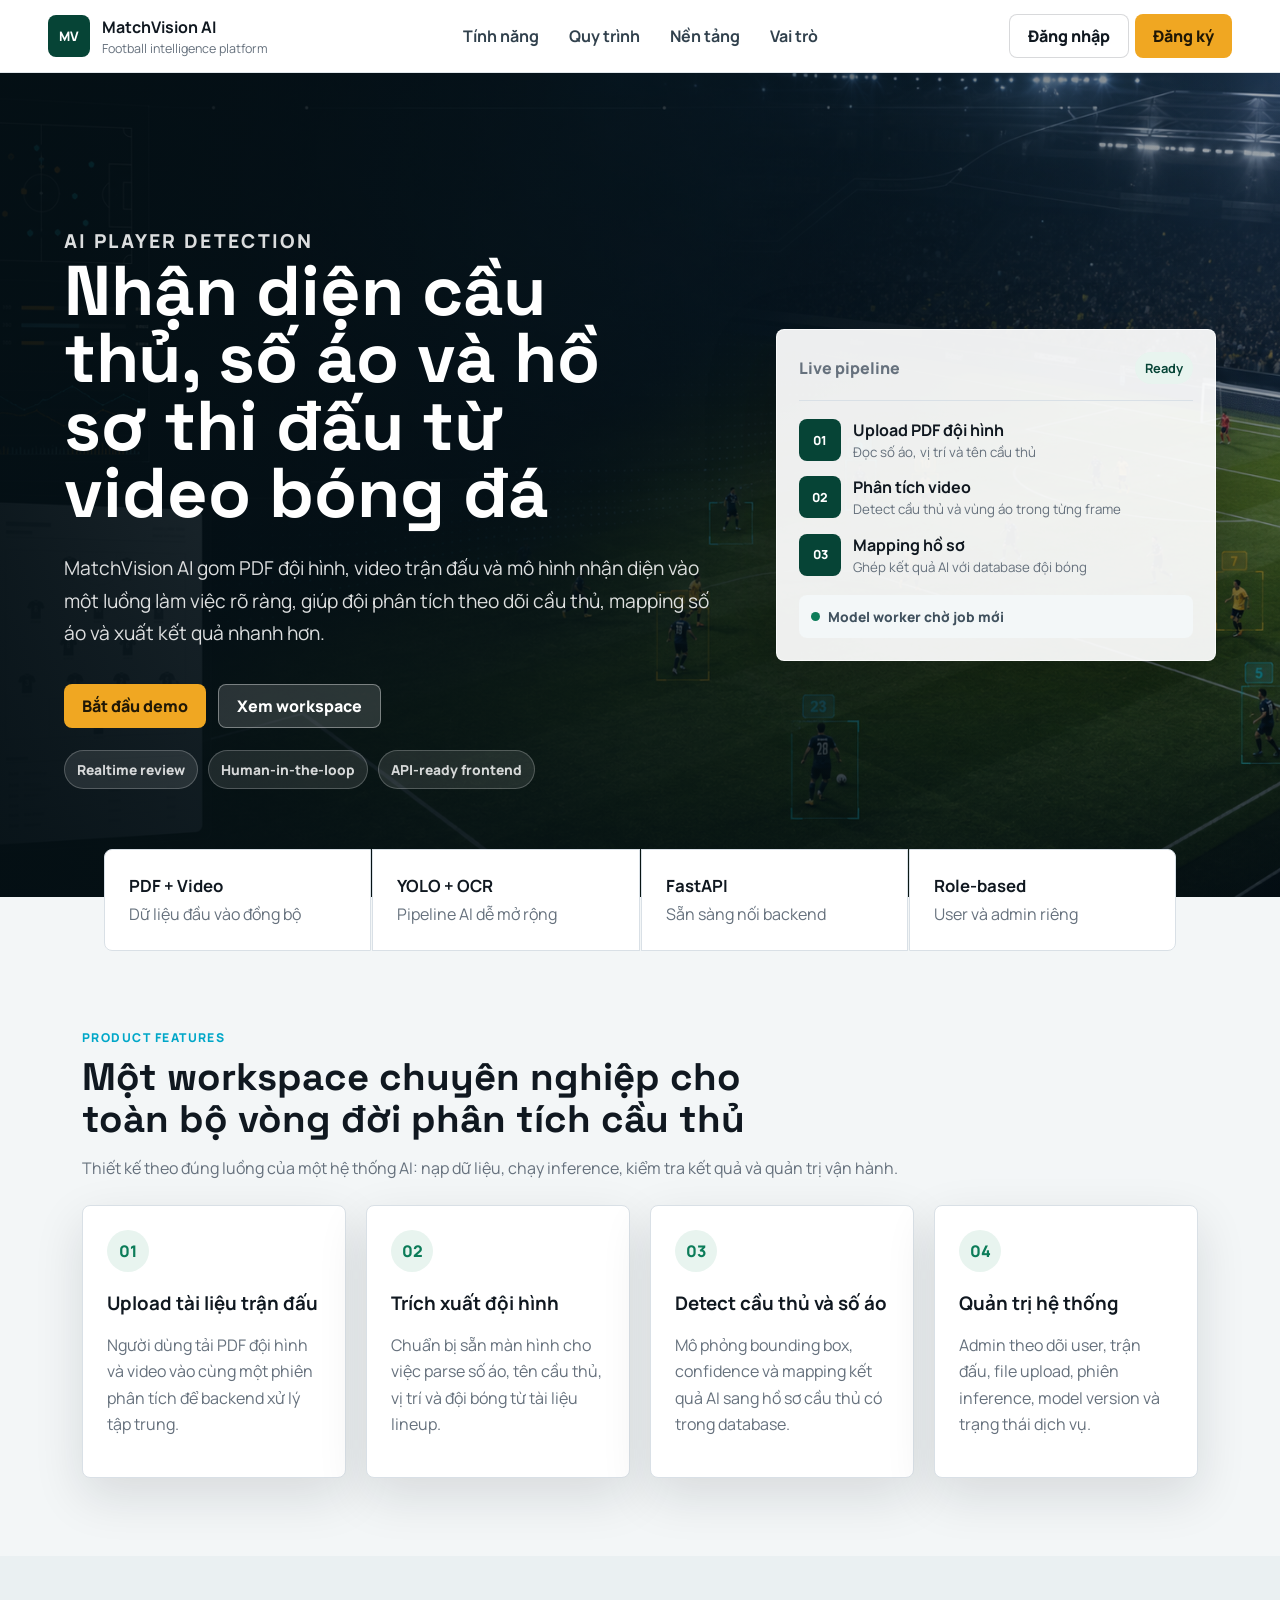
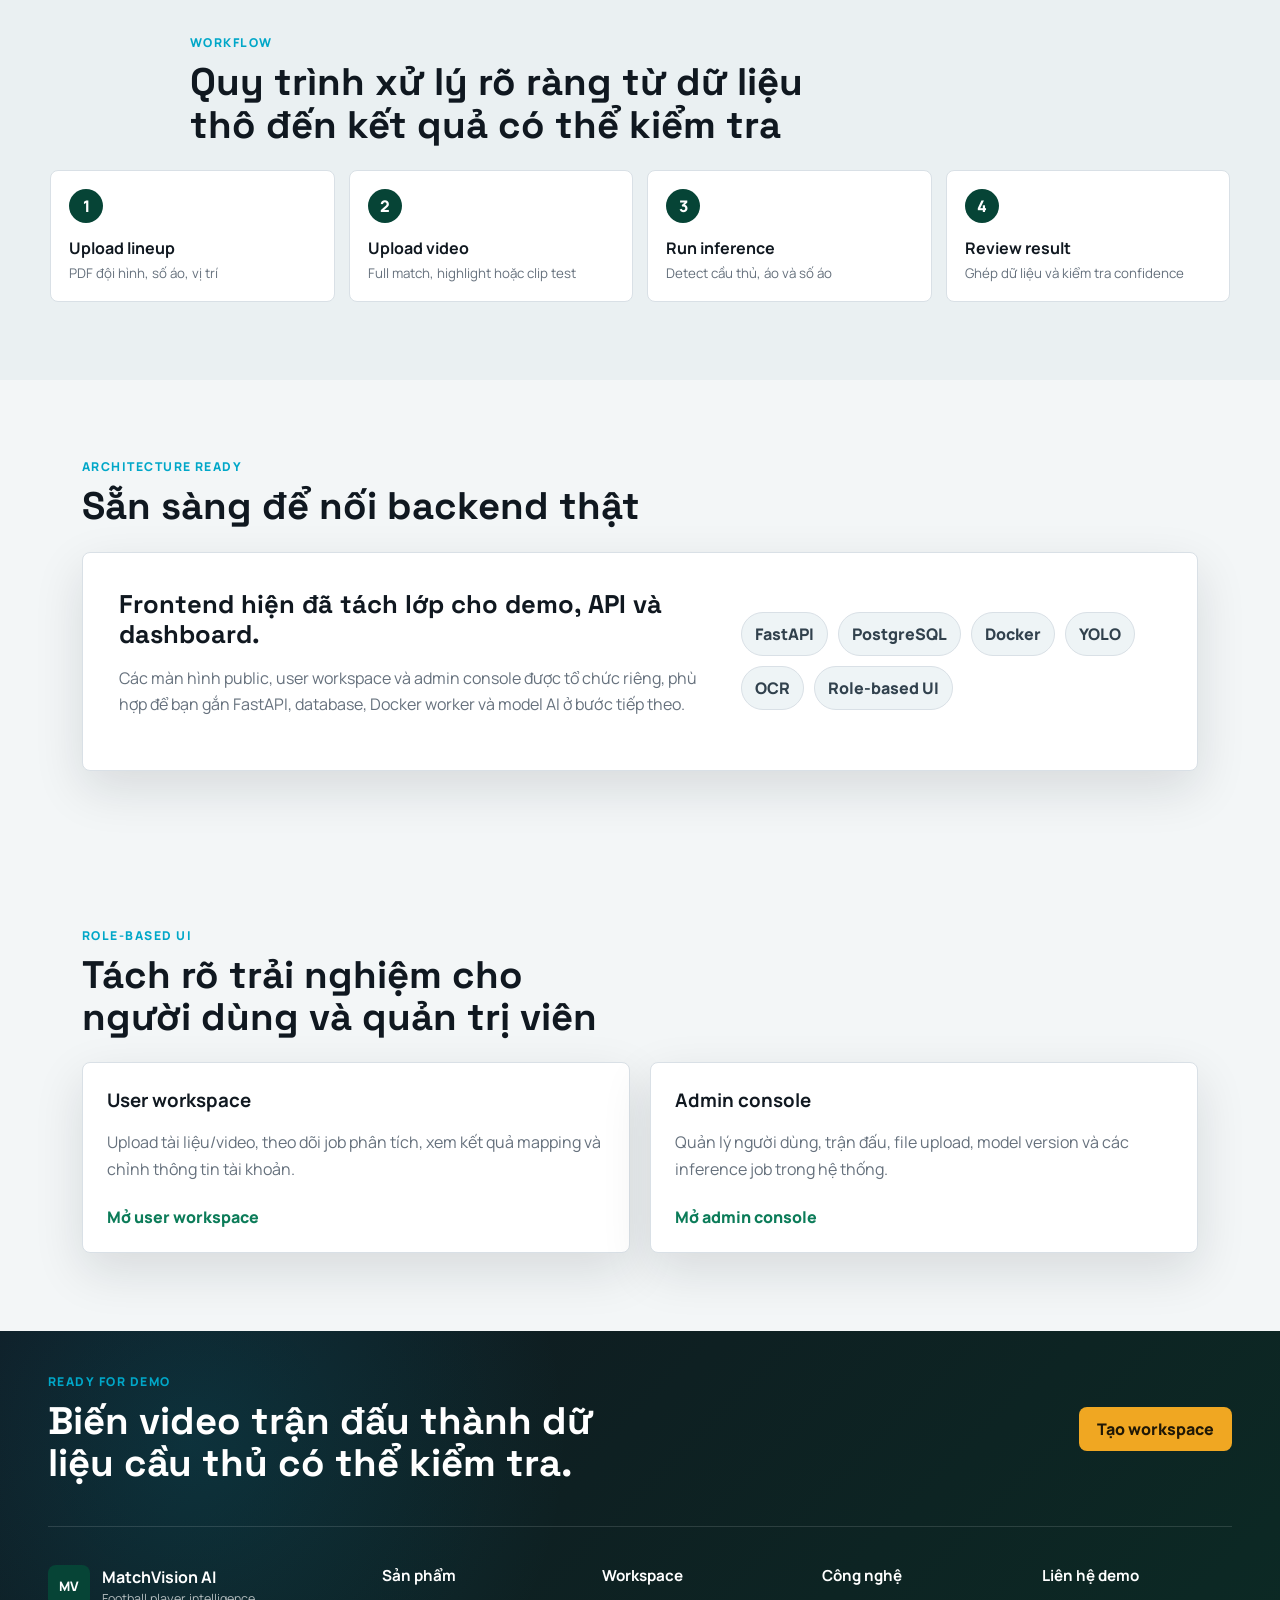
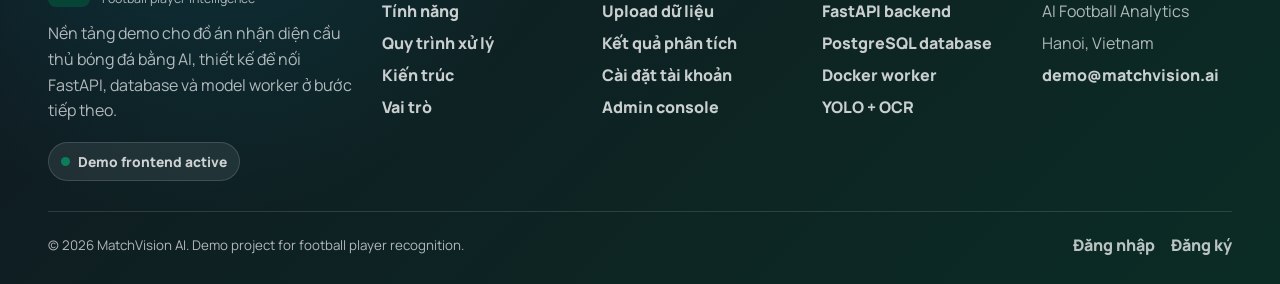
<file: frontend/html/index.html>
<!doctype html>
<html lang="vi">
  <head>
    <meta charset="utf-8" />
    <meta name="viewport" content="width=device-width, initial-scale=1" />
    <title>MatchVision AI - Nền tảng nhận diện cầu thủ bóng đá</title>
    <link rel="preconnect" href="https://fonts.googleapis.com" />
    <link rel="preconnect" href="https://fonts.gstatic.com" crossorigin />
    <link href="https://fonts.googleapis.com/css2?family=Manrope:wght@400;500;600;700;800&family=Space+Grotesk:wght@500;600;700&display=swap" rel="stylesheet" />
    <link rel="stylesheet" href="../css/common.css" />
    <link rel="stylesheet" href="../css/landing.css" />
  </head>
  <body>
    <header class="site-header">
      <a class="brand" href="index.html" aria-label="MatchVision AI">
        <span class="brand-mark">MV</span>
        <span>
          <strong>MatchVision AI</strong>
          <small>Football intelligence platform</small>
        </span>
      </a>
      <nav class="site-nav" aria-label="Điều hướng chính">
        <a href="#features">Tính năng</a>
        <a href="#workflow">Quy trình</a>
        <a href="#platform">Nền tảng</a>
        <a href="#roles">Vai trò</a>
      </nav>
      <div class="header-actions">
        <a class="nav-button ghost" href="login.html">Đăng nhập</a>
        <a class="nav-button solid" href="register.html">Đăng ký</a>
      </div>
    </header>

    <main>
      <section class="landing-hero">
        <img src="../assets/football-ai-hero.png" alt="Hệ thống AI phân tích cầu thủ trên sân bóng" />
        <div class="hero-shade"></div>
        <div class="hero-content">
          <div class="landing-copy">
            <p class="eyebrow">AI Player Detection</p>
            <h1>Nhận diện cầu thủ, số áo và hồ sơ thi đấu từ video bóng đá</h1>
            <p>
              MatchVision AI gom PDF đội hình, video trận đấu và mô hình nhận diện vào một luồng làm việc rõ ràng,
              giúp đội phân tích theo dõi cầu thủ, mapping số áo và xuất kết quả nhanh hơn.
            </p>
            <div class="hero-actions">
              <a class="primary-action" href="register.html">Bắt đầu demo</a>
              <a class="secondary-action" href="user-upload.html">Xem workspace</a>
            </div>
            <div class="hero-trust" aria-label="Điểm nổi bật">
              <span>Realtime review</span>
              <span>Human-in-the-loop</span>
              <span>API-ready frontend</span>
            </div>
          </div>

          <aside class="hero-panel" aria-label="Tóm tắt pipeline">
            <div class="hero-panel-head">
              <span>Live pipeline</span>
              <strong>Ready</strong>
            </div>
            <ol class="hero-checklist">
              <li><span>01</span><strong>Upload PDF đội hình</strong><small>Đọc số áo, vị trí và tên cầu thủ</small></li>
              <li><span>02</span><strong>Phân tích video</strong><small>Detect cầu thủ và vùng áo trong từng frame</small></li>
              <li><span>03</span><strong>Mapping hồ sơ</strong><small>Ghép kết quả AI với database đội bóng</small></li>
            </ol>
            <div class="hero-signal">
              <span class="signal-dot"></span>
              <span>Model worker chờ job mới</span>
            </div>
          </aside>
        </div>
      </section>

      <section class="metric-strip" aria-label="Chỉ số sản phẩm">
        <div><strong>PDF + Video</strong><span>Dữ liệu đầu vào đồng bộ</span></div>
        <div><strong>YOLO + OCR</strong><span>Pipeline AI dễ mở rộng</span></div>
        <div><strong>FastAPI</strong><span>Sẵn sàng nối backend</span></div>
        <div><strong>Role-based</strong><span>User và admin riêng</span></div>
      </section>

      <section class="section" id="features">
        <div class="section-heading wide">
          <p class="eyebrow">Product features</p>
          <h2>Một workspace chuyên nghiệp cho toàn bộ vòng đời phân tích cầu thủ</h2>
          <p>Thiết kế theo đúng luồng của một hệ thống AI: nạp dữ liệu, chạy inference, kiểm tra kết quả và quản trị vận hành.</p>
        </div>
        <div class="feature-grid">
          <article class="feature-card">
            <span class="feature-icon">01</span>
            <h3>Upload tài liệu trận đấu</h3>
            <p>Người dùng tải PDF đội hình và video vào cùng một phiên phân tích để backend xử lý tập trung.</p>
          </article>
          <article class="feature-card">
            <span class="feature-icon">02</span>
            <h3>Trích xuất đội hình</h3>
            <p>Chuẩn bị sẵn màn hình cho việc parse số áo, tên cầu thủ, vị trí và đội bóng từ tài liệu lineup.</p>
          </article>
          <article class="feature-card">
            <span class="feature-icon">03</span>
            <h3>Detect cầu thủ và số áo</h3>
            <p>Mô phỏng bounding box, confidence và mapping kết quả AI sang hồ sơ cầu thủ có trong database.</p>
          </article>
          <article class="feature-card">
            <span class="feature-icon">04</span>
            <h3>Quản trị hệ thống</h3>
            <p>Admin theo dõi user, trận đấu, file upload, phiên inference, model version và trạng thái dịch vụ.</p>
          </article>
        </div>
      </section>

      <section class="section band" id="workflow">
        <div class="section-heading wide">
          <p class="eyebrow">Workflow</p>
          <h2>Quy trình xử lý rõ ràng từ dữ liệu thô đến kết quả có thể kiểm tra</h2>
        </div>
        <ol class="timeline">
          <li><span>1</span><strong>Upload lineup</strong><small>PDF đội hình, số áo, vị trí</small></li>
          <li><span>2</span><strong>Upload video</strong><small>Full match, highlight hoặc clip test</small></li>
          <li><span>3</span><strong>Run inference</strong><small>Detect cầu thủ, áo và số áo</small></li>
          <li><span>4</span><strong>Review result</strong><small>Ghép dữ liệu và kiểm tra confidence</small></li>
        </ol>
      </section>

      <section class="section platform-section" id="platform">
        <div class="section-heading">
          <p class="eyebrow">Architecture ready</p>
          <h2>Sẵn sàng để nối backend thật</h2>
        </div>
        <div class="platform-layout">
          <div class="platform-copy">
            <h3>Frontend hiện đã tách lớp cho demo, API và dashboard.</h3>
            <p>
              Các màn hình public, user workspace và admin console được tổ chức riêng,
              phù hợp để bạn gắn FastAPI, database, Docker worker và model AI ở bước tiếp theo.
            </p>
          </div>
          <div class="stack-list" aria-label="Công nghệ dự kiến">
            <span>FastAPI</span>
            <span>PostgreSQL</span>
            <span>Docker</span>
            <span>YOLO</span>
            <span>OCR</span>
            <span>Role-based UI</span>
          </div>
        </div>
      </section>

      <section class="section" id="roles">
        <div class="section-heading wide">
          <p class="eyebrow">Role-based UI</p>
          <h2>Tách rõ trải nghiệm cho người dùng và quản trị viên</h2>
        </div>
        <div class="role-grid">
          <article class="role-panel">
            <h3>User workspace</h3>
            <p>Upload tài liệu/video, theo dõi job phân tích, xem kết quả mapping và chỉnh thông tin tài khoản.</p>
            <a class="inline-link" href="user-upload.html">Mở user workspace</a>
          </article>
          <article class="role-panel">
            <h3>Admin console</h3>
            <p>Quản lý người dùng, trận đấu, file upload, model version và các inference job trong hệ thống.</p>
            <a class="inline-link" href="admin-dashboard.html">Mở admin console</a>
          </article>
        </div>
      </section>
    </main>

    <footer class="site-footer" role="contentinfo">
      <div class="footer-cta">
        <div>
          <p class="eyebrow">Ready for demo</p>
          <h2>Biến video trận đấu thành dữ liệu cầu thủ có thể kiểm tra.</h2>
        </div>
        <a class="primary-action" href="register.html">Tạo workspace</a>
      </div>

      <div class="footer-main">
        <div class="footer-brand">
          <a class="brand" href="index.html" aria-label="MatchVision AI">
            <span class="brand-mark">MV</span>
            <span>
              <strong>MatchVision AI</strong>
              <small>Football player intelligence</small>
            </span>
          </a>
          <p>Nền tảng demo cho đồ án nhận diện cầu thủ bóng đá bằng AI, thiết kế để nối FastAPI, database và model worker ở bước tiếp theo.</p>
          <div class="footer-status"><span class="signal-dot"></span> Demo frontend active</div>
        </div>

        <nav class="footer-column" aria-label="Sản phẩm">
          <h3>Sản phẩm</h3>
          <a href="#features">Tính năng</a>
          <a href="#workflow">Quy trình xử lý</a>
          <a href="#platform">Kiến trúc</a>
          <a href="#roles">Vai trò</a>
        </nav>

        <nav class="footer-column" aria-label="Workspace">
          <h3>Workspace</h3>
          <a href="user-upload.html">Upload dữ liệu</a>
          <a href="user-results.html">Kết quả phân tích</a>
          <a href="user-settings.html">Cài đặt tài khoản</a>
          <a href="admin-dashboard.html">Admin console</a>
        </nav>

        <div class="footer-column">
          <h3>Công nghệ</h3>
          <a href="#platform">FastAPI backend</a>
          <a href="#platform">PostgreSQL database</a>
          <a href="#platform">Docker worker</a>
          <a href="#platform">YOLO + OCR</a>
        </div>

        <address class="footer-column footer-contact">
          <h3>Liên hệ demo</h3>
          <span>AI Football Analytics</span>
          <span>Hanoi, Vietnam</span>
          <a href="mailto:demo@matchvision.ai">demo@matchvision.ai</a>
        </address>
      </div>

      <div class="footer-bottom">
        <small>© 2026 MatchVision AI. Demo project for football player recognition.</small>
        <div>
          <a href="login.html">Đăng nhập</a>
          <a href="register.html">Đăng ký</a>
        </div>
      </div>
    </footer>
  </body>
</html>
</file>
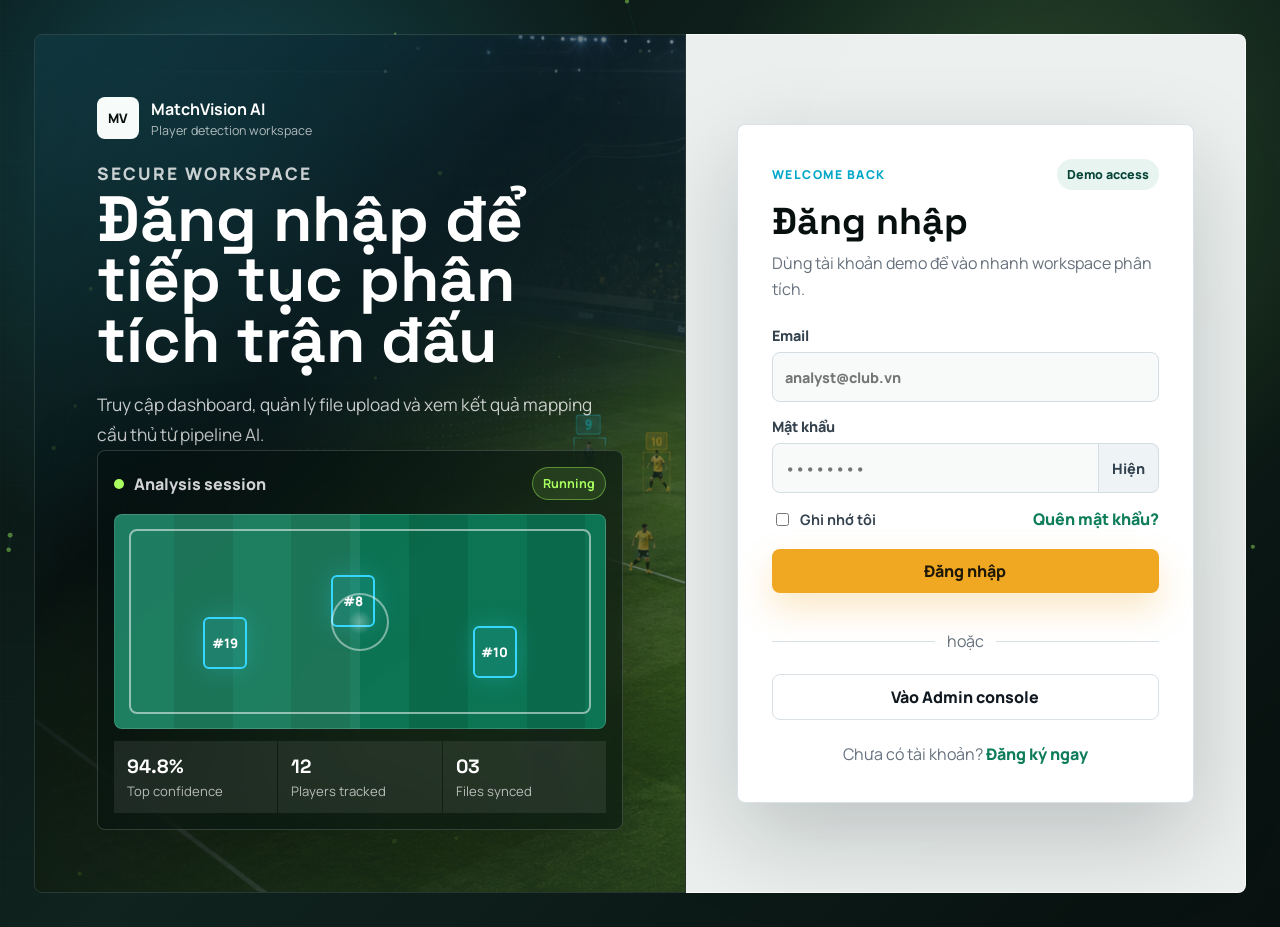
<file: frontend/html/admin-dashboard.html>
<!doctype html>
<html lang="vi">
  <head>
    <meta charset="utf-8" />
    <meta name="viewport" content="width=device-width, initial-scale=1" />
    <title>Admin Dashboard - MatchVision AI</title>
    <link rel="stylesheet" href="../css/common.css" />
    <link rel="stylesheet" href="../css/dashboard.css" />
    <link rel="stylesheet" href="../css/admin.css" />
  </head>
  <body class="dashboard-page" data-protected-role="admin">
    <aside class="sidebar admin-sidebar">
      <a class="brand" href="index.html"><span class="brand-mark">MV</span><span><strong>MatchVision</strong><small>Admin console</small></span></a>
      <nav class="side-nav">
        <a class="active" href="admin-dashboard.html">Tổng quan</a>
        <a href="admin-users.html">Quản lý user</a>
        <a href="admin-matches.html">Trận đấu & dữ liệu</a>
        <a href="admin-models.html">Model & job AI</a>
        <a href="login.html">Đăng xuất</a>
      </nav>
    </aside>
    <main class="dashboard-main">
      <header class="dashboard-header">
        <div><p class="eyebrow">Admin console</p><h1>Tổng quan hệ thống</h1></div>
        <span class="status-pill">Healthy</span>
      </header>
      <section class="stat-grid">
        <div class="stat-card"><span>Users</span><strong>128</strong><small>12 user mới tuần này</small></div>
        <div class="stat-card"><span>Analysis jobs</span><strong>342</strong><small>28 job đang chạy</small></div>
        <div class="stat-card"><span>Uploaded files</span><strong>1,904</strong><small>PDF + video</small></div>
        <div class="stat-card"><span>Model version</span><strong>v1.2</strong><small>Production</small></div>
      </section>
      <section class="result-grid">
        <div class="panel">
          <div class="section-heading compact"><p class="eyebrow">Queue</p><h2>Job gần đây</h2></div>
          <div class="table-wrap">
            <table>
              <thead><tr><th>Job</th><th>Owner</th><th>Trạng thái</th><th>Model</th></tr></thead>
              <tbody>
                <tr><td>#A-2190</td><td>analyst@club.vn</td><td><span class="badge running">Running</span></td><td>v1.2</td></tr>
                <tr><td>#A-2189</td><td>coach@team.vn</td><td><span class="badge done">Done</span></td><td>v1.2</td></tr>
                <tr><td>#A-2188</td><td>demo@student.vn</td><td><span class="badge review">Review</span></td><td>v1.1</td></tr>
              </tbody>
            </table>
          </div>
        </div>
        <div class="panel">
          <div class="section-heading compact"><p class="eyebrow">Health</p><h2>Dịch vụ backend dự kiến</h2></div>
          <ul class="health-list">
            <li><strong>FastAPI</strong><span class="badge done">Online</span></li>
            <li><strong>PostgreSQL</strong><span class="badge done">Online</span></li>
            <li><strong>Redis queue</strong><span class="badge running">Busy</span></li>
            <li><strong>AI worker</strong><span class="badge done">Online</span></li>
          </ul>
        </div>
      </section>
    </main>
    <script src="../js/auth-guard.js"></script>
  </body>
</html>
</file>
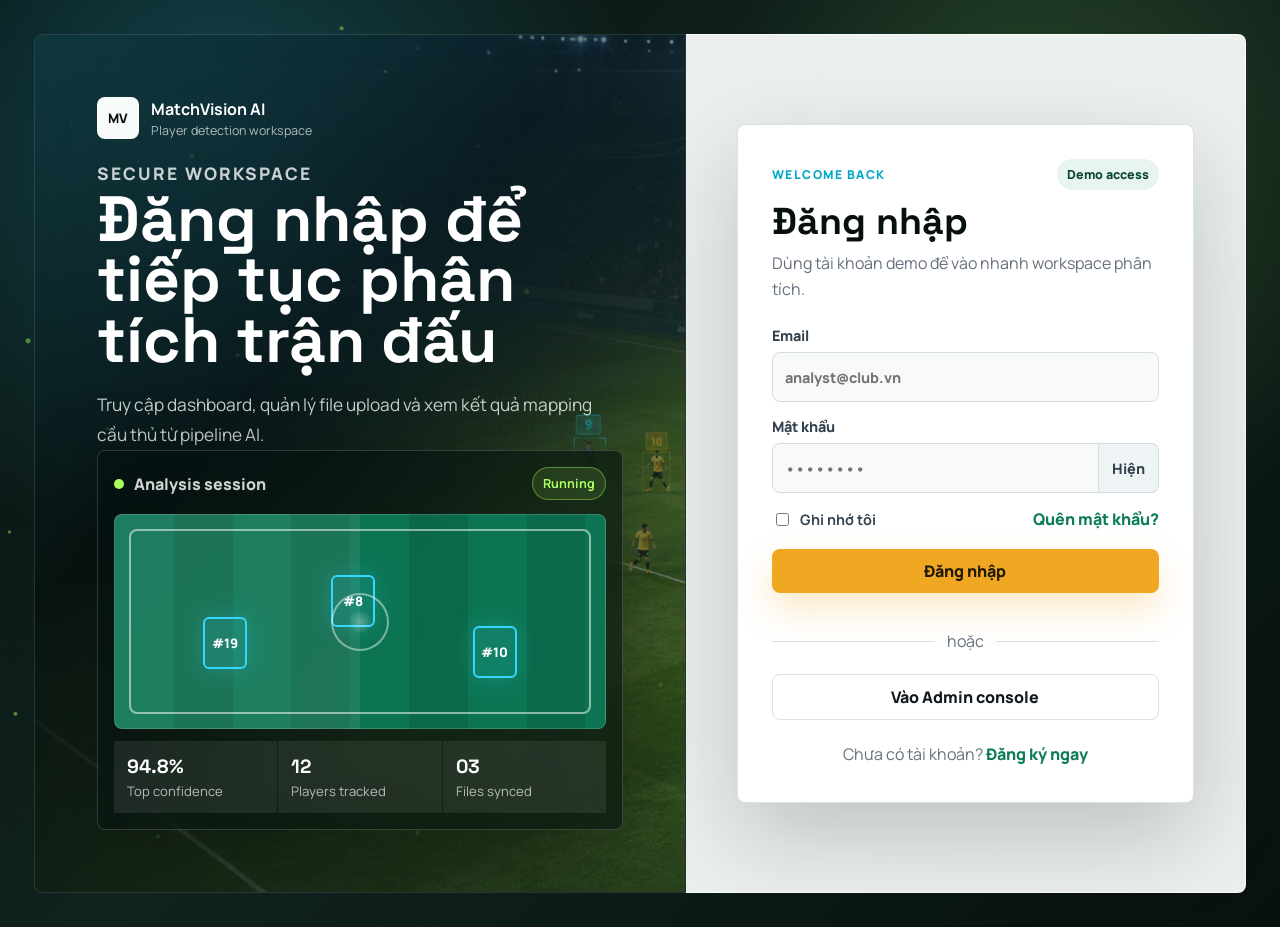
<file: frontend/html/admin-matches.html>
<!doctype html>
<html lang="vi">
  <head>
    <meta charset="utf-8" />
    <meta name="viewport" content="width=device-width, initial-scale=1" />
    <title>Trận đấu & dữ liệu - MatchVision AI</title>
    <link rel="stylesheet" href="../css/common.css" />
    <link rel="stylesheet" href="../css/dashboard.css" />
    <link rel="stylesheet" href="../css/admin.css" />
  </head>
  <body class="dashboard-page" data-protected-role="admin">
    <aside class="sidebar admin-sidebar">
      <a class="brand" href="index.html"><span class="brand-mark">MV</span><span><strong>MatchVision</strong><small>Admin console</small></span></a>
      <nav class="side-nav">
        <a href="admin-dashboard.html">Tổng quan</a>
        <a href="admin-users.html">Quản lý user</a>
        <a class="active" href="admin-matches.html">Trận đấu & dữ liệu</a>
        <a href="admin-models.html">Model & job AI</a>
        <a href="login.html">Đăng xuất</a>
      </nav>
    </aside>
    <main class="dashboard-main">
      <header class="dashboard-header">
        <div><p class="eyebrow">Data management</p><h1>Quản lý trận đấu và file upload</h1></div>
      </header>
      <section class="panel">
        <div class="table-wrap">
          <table>
            <thead><tr><th>Trận đấu</th><th>PDF</th><th>Video</th><th>Owner</th><th>Ngày tạo</th><th>Trạng thái</th></tr></thead>
            <tbody>
              <tr><td>Hanoi FC vs Saigon United</td><td>lineup.pdf</td><td>match.mp4</td><td>analyst@club.vn</td><td>26/06/2026</td><td><span class="badge done">Parsed</span></td></tr>
              <tr><td>Da Nang vs Hue</td><td>teamsheet.pdf</td><td>clip.mp4</td><td>coach@team.vn</td><td>25/06/2026</td><td><span class="badge running">Processing</span></td></tr>
              <tr><td>U21 Trial Match</td><td>lineup-u21.pdf</td><td>trial.mov</td><td>demo@student.vn</td><td>24/06/2026</td><td><span class="badge review">Need review</span></td></tr>
            </tbody>
          </table>
        </div>
      </section>
    </main>
    <script src="../js/auth-guard.js"></script>
  </body>
</html>
</file>
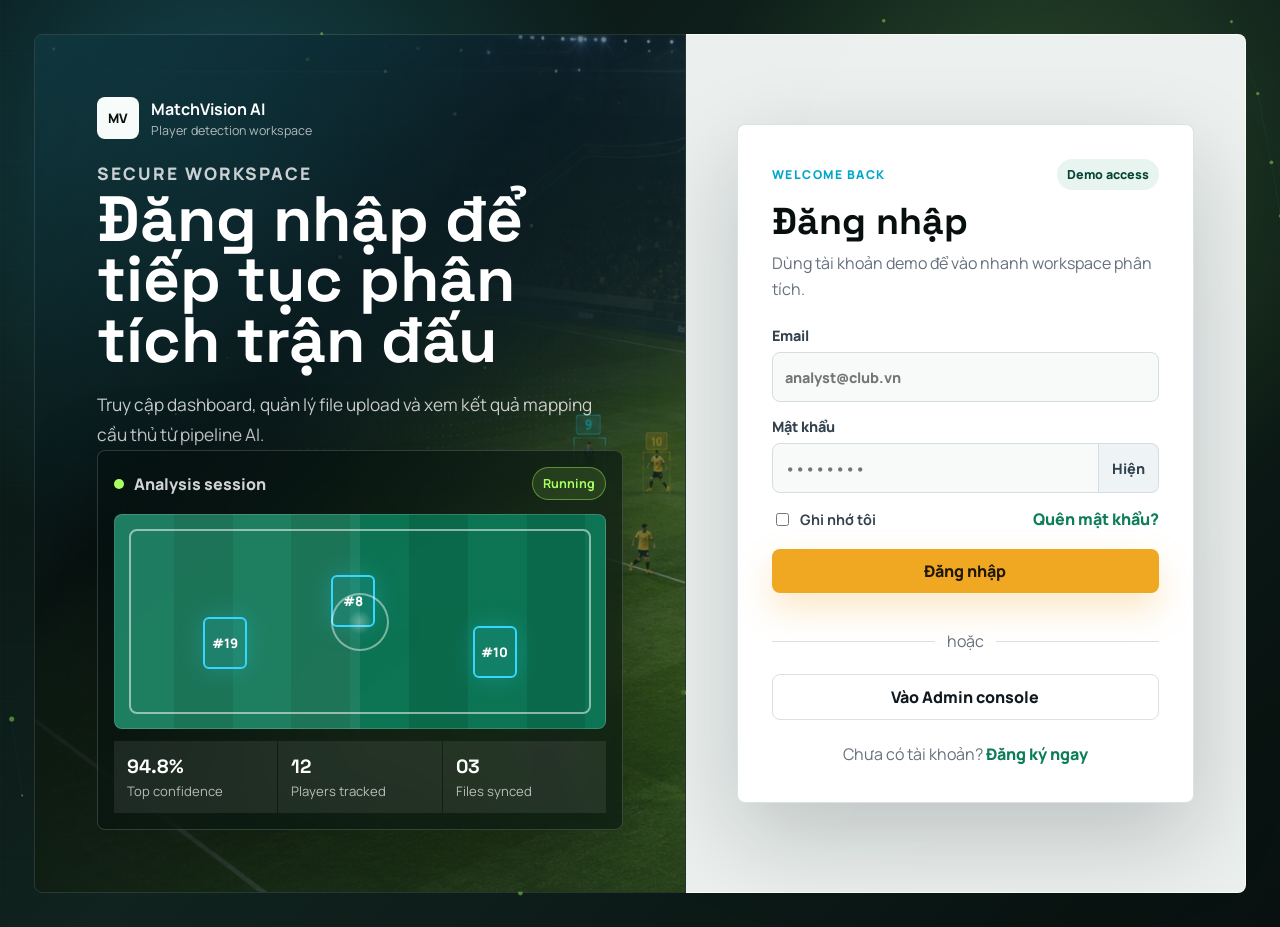
<file: frontend/html/admin-models.html>
<!doctype html>
<html lang="vi">
  <head>
    <meta charset="utf-8" />
    <meta name="viewport" content="width=device-width, initial-scale=1" />
    <title>Model & job AI - MatchVision AI</title>
    <link rel="stylesheet" href="../css/common.css" />
    <link rel="stylesheet" href="../css/dashboard.css" />
    <link rel="stylesheet" href="../css/admin.css" />
  </head>
  <body class="dashboard-page" data-protected-role="admin">
    <aside class="sidebar admin-sidebar">
      <a class="brand" href="index.html"><span class="brand-mark">MV</span><span><strong>MatchVision</strong><small>Admin console</small></span></a>
      <nav class="side-nav">
        <a href="admin-dashboard.html">Tổng quan</a>
        <a href="admin-users.html">Quản lý user</a>
        <a href="admin-matches.html">Trận đấu & dữ liệu</a>
        <a class="active" href="admin-models.html">Model & job AI</a>
        <a href="login.html">Đăng xuất</a>
      </nav>
    </aside>
    <main class="dashboard-main">
      <header class="dashboard-header">
        <div><p class="eyebrow">AI operations</p><h1>Quản lý model và inference job</h1></div>
        <button class="primary-action" type="button">Deploy model</button>
      </header>
      <section class="settings-grid">
        <div class="panel">
          <div class="section-heading compact"><p class="eyebrow">Models</p><h2>Model versions</h2></div>
          <div class="table-wrap">
            <table>
              <thead><tr><th>Model</th><th>Task</th><th>Status</th><th>mAP/Acc</th></tr></thead>
              <tbody>
                <tr><td>player-detector-v1.2</td><td>Player box</td><td><span class="badge done">Production</span></td><td>91.8%</td></tr>
                <tr><td>jersey-ocr-v0.9</td><td>Number OCR</td><td><span class="badge running">Staging</span></td><td>87.4%</td></tr>
                <tr><td>team-classifier-v0.3</td><td>Team color</td><td><span class="badge review">Review</span></td><td>82.1%</td></tr>
              </tbody>
            </table>
          </div>
        </div>
        <div class="panel">
          <div class="section-heading compact"><p class="eyebrow">Runtime</p><h2>Worker configuration</h2></div>
          <form class="job-form">
            <label>Docker image<input value="matchvision-ai-worker:1.2" /></label>
            <label>Batch size<input value="16" /></label>
            <label>Confidence threshold<input value="0.45" /></label>
            <label>OCR threshold<input value="0.60" /></label>
          </form>
          <button class="primary-action" type="button">Lưu cấu hình</button>
        </div>
      </section>
    </main>
    <script src="../js/auth-guard.js"></script>
  </body>
</html>
</file>
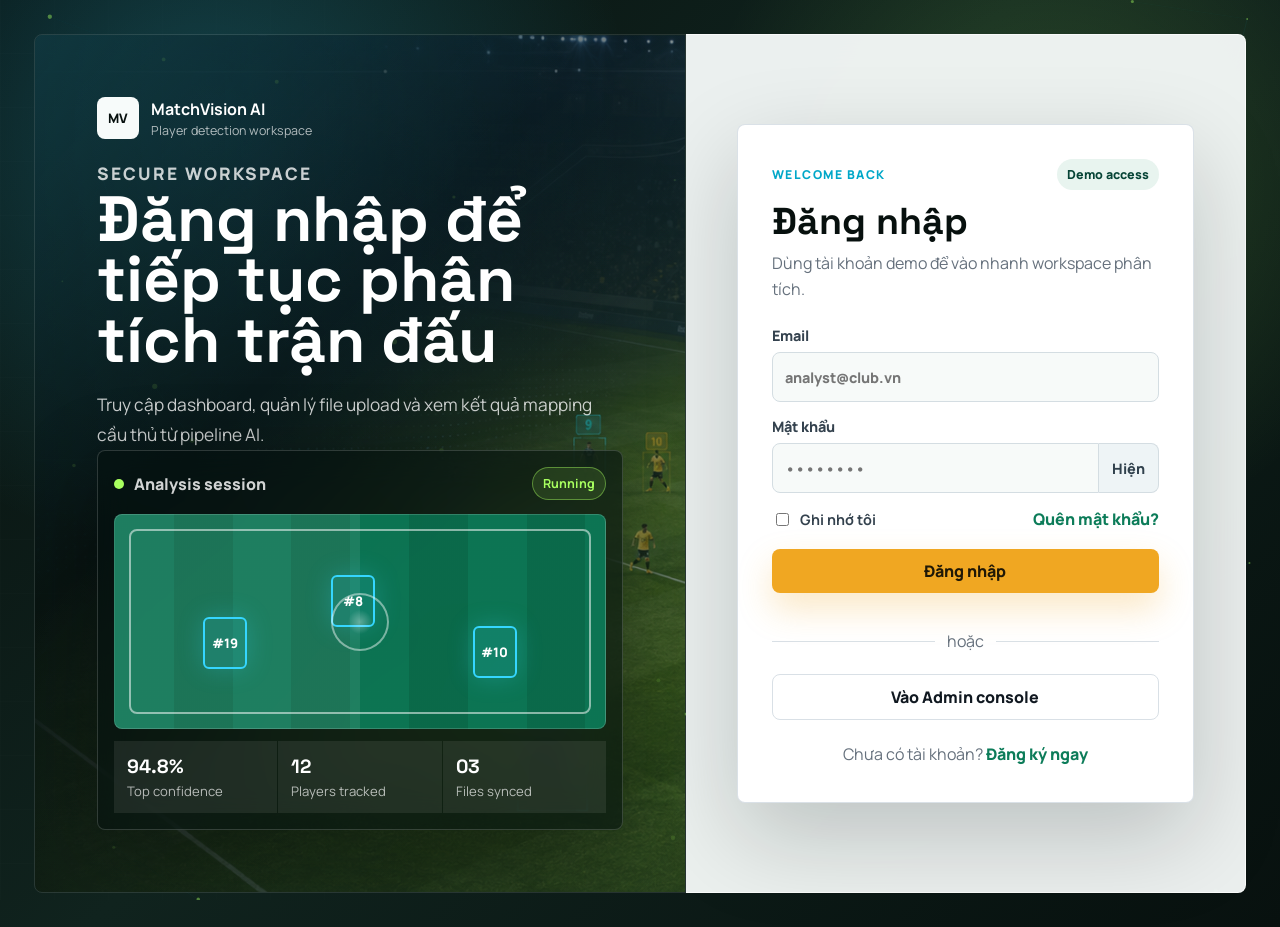
<file: frontend/html/admin-users.html>
<!doctype html>
<html lang="vi">
  <head>
    <meta charset="utf-8" />
    <meta name="viewport" content="width=device-width, initial-scale=1" />
    <title>Quản lý user - MatchVision AI</title>
    <link rel="stylesheet" href="../css/common.css" />
    <link rel="stylesheet" href="../css/dashboard.css" />
    <link rel="stylesheet" href="../css/admin.css" />
  </head>
  <body class="dashboard-page" data-protected-role="admin">
    <aside class="sidebar admin-sidebar">
      <a class="brand" href="index.html"><span class="brand-mark">MV</span><span><strong>MatchVision</strong><small>Admin console</small></span></a>
      <nav class="side-nav">
        <a href="admin-dashboard.html">Tổng quan</a>
        <a class="active" href="admin-users.html">Quản lý user</a>
        <a href="admin-matches.html">Trận đấu & dữ liệu</a>
        <a href="admin-models.html">Model & job AI</a>
        <a href="login.html">Đăng xuất</a>
      </nav>
    </aside>
    <main class="dashboard-main">
      <header class="dashboard-header">
        <div><p class="eyebrow">Users</p><h1>Quản lý người dùng</h1></div>
        <button class="primary-action" type="button">Thêm user</button>
      </header>
      <section class="panel">
        <div class="toolbar">
          <input placeholder="Tìm theo email, tên, đơn vị..." />
          <select><option>Tất cả vai trò</option><option>Admin</option><option>Data analyst</option><option>Coach</option></select>
        </div>
        <div class="table-wrap">
          <table>
            <thead><tr><th>Tên</th><th>Email</th><th>Vai trò</th><th>Trạng thái</th><th>Jobs</th></tr></thead>
            <tbody>
              <tr><td>Nguyen Minh Anh</td><td>analyst@club.vn</td><td>Data analyst</td><td><span class="badge done">Active</span></td><td>42</td></tr>
              <tr><td>Tran Bao Nam</td><td>coach@team.vn</td><td>Coach</td><td><span class="badge done">Active</span></td><td>31</td></tr>
              <tr><td>Le Hoai Phong</td><td>admin@mv.ai</td><td>Admin</td><td><span class="badge running">Admin</span></td><td>88</td></tr>
              <tr><td>Student Demo</td><td>demo@student.vn</td><td>AI engineer</td><td><span class="badge review">Pending</span></td><td>6</td></tr>
            </tbody>
          </table>
        </div>
      </section>
    </main>
    <script src="../js/auth-guard.js"></script>
  </body>
</html>
</file>
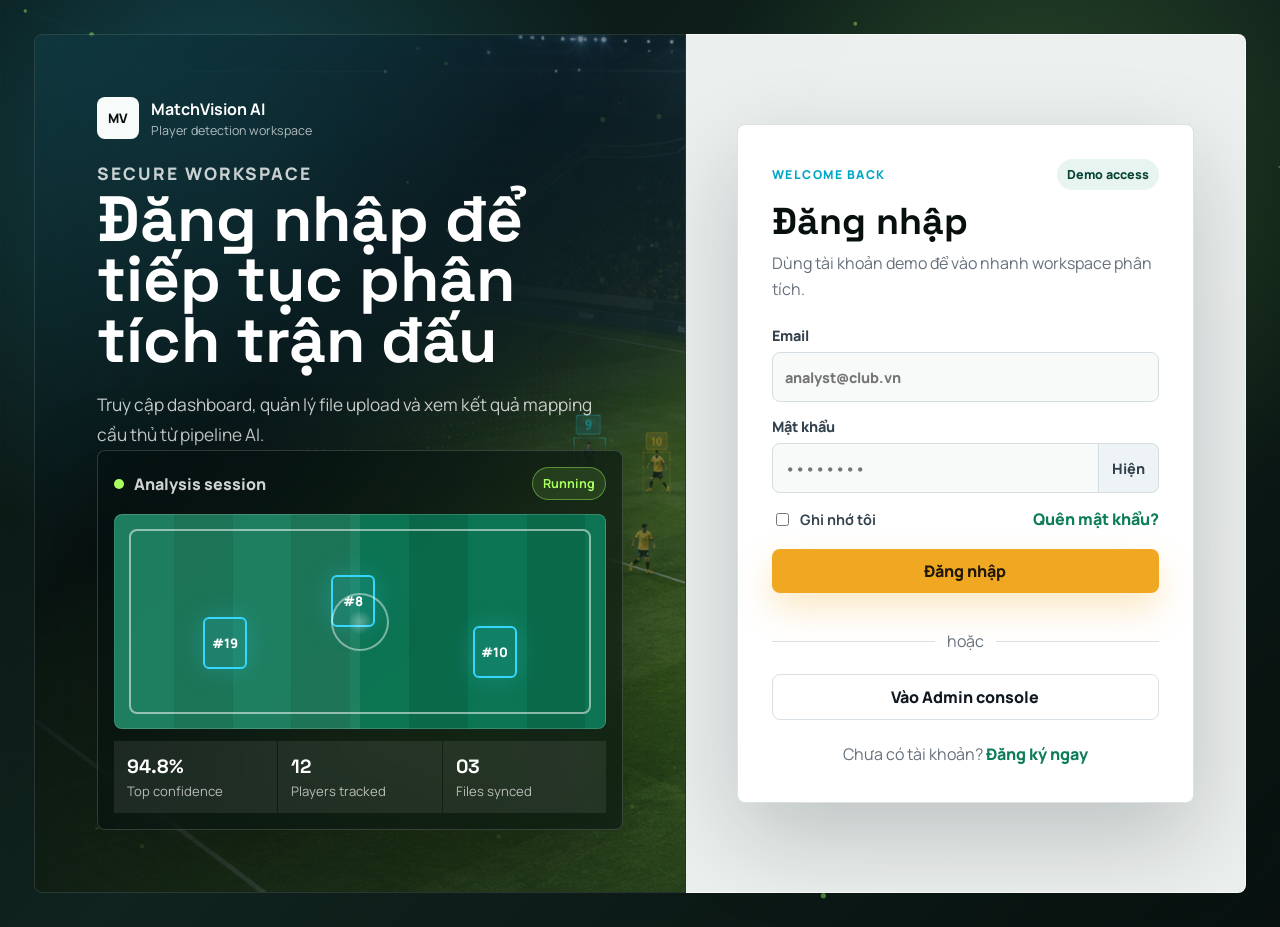
<file: frontend/html/login.html>
<!doctype html>
<html lang="vi">
  <head>
    <meta charset="utf-8" />
    <meta name="viewport" content="width=device-width, initial-scale=1" />
    <title>Đăng nhập - MatchVision AI</title>
    <link rel="preconnect" href="https://fonts.googleapis.com" />
    <link rel="preconnect" href="https://fonts.gstatic.com" crossorigin />
    <link href="https://fonts.googleapis.com/css2?family=Manrope:wght@400;500;600;700;800&family=Space+Grotesk:wght@500;600;700&display=swap" rel="stylesheet" />
    <link rel="stylesheet" href="../css/common.css" />
    <link rel="stylesheet" href="../css/auth.css" />
  </head>
  <body class="auth-page login-auth" data-auth-page="login">
    <canvas class="auth-orbit" aria-hidden="true"></canvas>
    <main class="auth-layout">
      <section class="auth-visual">
        <a class="brand auth-brand" href="index.html">
          <span class="brand-mark">MV</span>
          <span><strong>MatchVision AI</strong><small>Player detection workspace</small></span>
        </a>

        <div class="auth-hero-copy">
          <p class="eyebrow">Secure workspace</p>
          <h1>Đăng nhập để tiếp tục phân tích trận đấu</h1>
          <p>Truy cập dashboard, quản lý file upload và xem kết quả mapping cầu thủ từ pipeline AI.</p>
        </div>

        <div class="auth-preview" aria-label="Pipeline demo">
          <div class="preview-top">
            <span class="preview-dot"></span>
            <span>Analysis session</span>
            <strong data-live-status>Running</strong>
          </div>
          <div class="scan-field">
            <span class="scan-line"></span>
            <span class="player-tag tag-one">#19</span>
            <span class="player-tag tag-two">#8</span>
            <span class="player-tag tag-three">#10</span>
          </div>
          <div class="preview-stats">
            <div><strong>94.8%</strong><span>Top confidence</span></div>
            <div><strong>12</strong><span>Players tracked</span></div>
            <div><strong>03</strong><span>Files synced</span></div>
          </div>
        </div>
      </section>

      <section class="auth-panel" aria-labelledby="login-title">
        <div class="auth-card">
          <div class="auth-card-head">
            <p class="eyebrow">Welcome back</p>
            <span>Demo access</span>
          </div>
          <h2 id="login-title">Đăng nhập</h2>
          <p class="auth-lead">Dùng tài khoản demo để vào nhanh workspace phân tích.</p>

          <form class="auth-form" data-auth-form>
            <label>Email
              <input data-auth-input name="user_email" type="email" placeholder="analyst@club.vn" required />
            </label>
            <label>Mật khẩu
              <span class="password-field">
                <input data-auth-input data-password-input name="user_password" type="password" placeholder="••••••••" required />
                <button class="password-toggle" type="button" data-password-toggle>Hiện</button>
              </span>
            </label>
            <div class="form-row">
              <label class="check-label"><input type="checkbox" /> Ghi nhớ tôi</label>
              <a href="login.html">Quên mật khẩu?</a>
            </div>
            <button class="submit-link" type="submit" data-submit-button>Đăng nhập</button>
            <p class="auth-message" data-auth-message aria-live="polite"></p>
          </form>

          <div class="auth-divider"><span>hoặc</span></div>
          <a class="demo-admin-link" href="admin-dashboard.html">Vào Admin console</a>

          <p class="auth-switch">Chưa có tài khoản? <a href="register.html">Đăng ký ngay</a></p>
        </div>
      </section>
    </main>
    <script src="../js/auth.js"></script>
  </body>
</html>
</file>
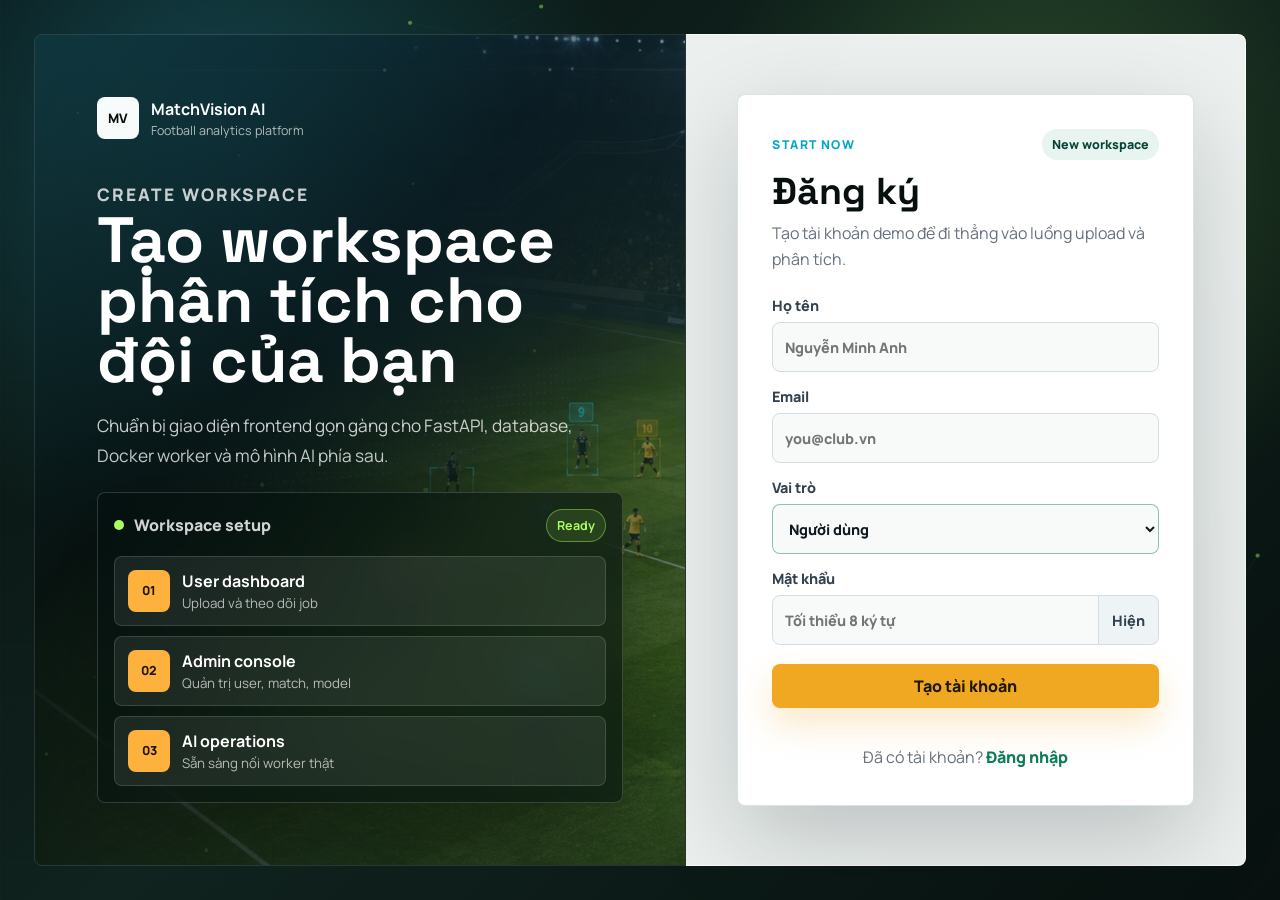
<file: frontend/html/register.html>
<!doctype html>
<html lang="vi">
  <head>
    <meta charset="utf-8" />
    <meta name="viewport" content="width=device-width, initial-scale=1" />
    <title>Đăng ký - MatchVision AI</title>
    <link rel="preconnect" href="https://fonts.googleapis.com" />
    <link rel="preconnect" href="https://fonts.gstatic.com" crossorigin />
    <link href="https://fonts.googleapis.com/css2?family=Manrope:wght@400;500;600;700;800&family=Space+Grotesk:wght@500;600;700&display=swap" rel="stylesheet" />
    <link rel="stylesheet" href="../css/common.css" />
    <link rel="stylesheet" href="../css/auth.css" />
  </head>
  <body class="auth-page register-auth" data-auth-page="register">
    <canvas class="auth-orbit" aria-hidden="true"></canvas>
    <main class="auth-layout">
      <section class="auth-visual register-visual">
        <a class="brand auth-brand" href="index.html">
          <span class="brand-mark">MV</span>
          <span><strong>MatchVision AI</strong><small>Football analytics platform</small></span>
        </a>

        <div class="auth-hero-copy">
          <p class="eyebrow">Create workspace</p>
          <h1>Tạo workspace phân tích cho đội của bạn</h1>
          <p>Chuẩn bị giao diện frontend gọn gàng cho FastAPI, database, Docker worker và mô hình AI phía sau.</p>
        </div>

        <div class="auth-preview register-preview" aria-label="Workspace setup demo">
          <div class="preview-top">
            <span class="preview-dot"></span>
            <span>Workspace setup</span>
            <strong data-live-status>Ready</strong>
          </div>
          <div class="setup-list">
            <div><span>01</span><strong>User dashboard</strong><small>Upload và theo dõi job</small></div>
            <div><span>02</span><strong>Admin console</strong><small>Quản trị user, match, model</small></div>
            <div><span>03</span><strong>AI operations</strong><small>Sẵn sàng nối worker thật</small></div>
          </div>
        </div>
      </section>

      <section class="auth-panel" aria-labelledby="register-title">
        <div class="auth-card">
          <div class="auth-card-head">
            <p class="eyebrow">Start now</p>
            <span>New workspace</span>
          </div>
          <h2 id="register-title">Đăng ký</h2>
          <p class="auth-lead">Tạo tài khoản demo để đi thẳng vào luồng upload và phân tích.</p>

          <form class="auth-form" data-auth-form>
            <label>Họ tên
              <input data-auth-input name="user_fullname" type="text" placeholder="Nguyễn Minh Anh" required />
            </label>
            <label>Email
              <input data-auth-input name="user_email" type="email" placeholder="you@club.vn" required />
            </label>
            <label>Vai trò
              <select data-auth-input name="user_role" required>
                <option value="user">Người dùng</option>
                <option value="admin">Admin</option>
              </select>
            </label>
            <label>Mật khẩu
              <span class="password-field">
                <input data-auth-input data-password-input name="user_password" type="password" minlength="8" placeholder="Tối thiểu 8 ký tự" required />
                <button class="password-toggle" type="button" data-password-toggle>Hiện</button>
              </span>
            </label>
            <button class="submit-link" type="submit" data-submit-button>Tạo tài khoản</button>
            <p class="auth-message" data-auth-message aria-live="polite"></p>
          </form>

          <p class="auth-switch">Đã có tài khoản? <a href="login.html">Đăng nhập</a></p>
        </div>
      </section>
    </main>
    <script src="../js/auth.js"></script>
  </body>
</html>
</file>
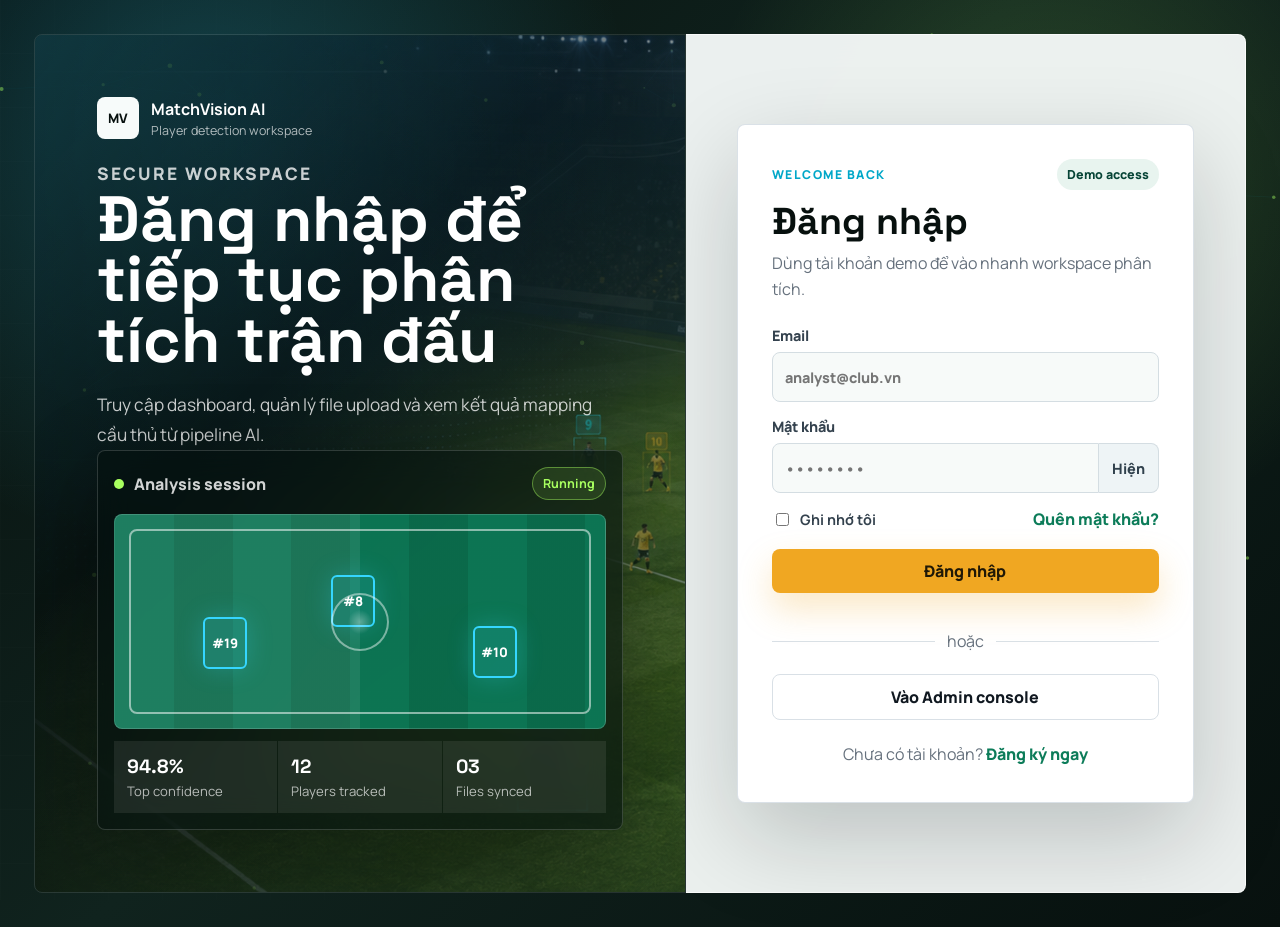
<file: frontend/html/user-results.html>
<!doctype html>
<html lang="vi">
  <head>
    <meta charset="utf-8" />
    <meta name="viewport" content="width=device-width, initial-scale=1" />
    <title>Kết quả phân tích - MatchVision AI</title>
    <link rel="stylesheet" href="../css/common.css" />
    <link rel="stylesheet" href="../css/dashboard.css" />
    <link rel="stylesheet" href="../css/results.css" />
  </head>
  <body class="dashboard-page" data-protected-role="user">
    <aside class="sidebar">
      <a class="brand" href="index.html"><span class="brand-mark">MV</span><span><strong>MatchVision</strong><small>User workspace</small></span></a>
      <nav class="side-nav">
        <a href="user-upload.html">Upload dữ liệu</a>
        <a class="active" href="user-results.html">Kết quả phân tích</a>
        <a href="user-settings.html">Cài đặt tài khoản</a>
        <a href="login.html">Đăng xuất</a>
      </nav>
    </aside>

    <main class="dashboard-main">
      <header class="dashboard-header">
        <div>
          <p class="eyebrow">Không gian phân tích</p>
          <h1>Chọn upload để phân tích</h1>
        </div>
        <a class="nav-button solid" href="user-upload.html">Upload dữ liệu mới</a>
      </header>

      <section class="analysis-layout">
        <aside class="panel upload-picker-panel">
          <div class="section-heading compact">
            <p class="eyebrow">Dữ liệu đã upload</p>
            <h2>Danh sách upload</h2>
          </div>
          <div class="picker-actions">
            <button class="primary-action" id="refreshUploadsButton" type="button">Tải lại</button>
            <span class="status-pill" id="uploadCount">0 lượt upload</span>
          </div>
          <p class="result-status" id="uploadListStatus">Đang tải danh sách upload...</p>
          <div class="upload-list" id="uploadList" aria-label="Danh sách upload đã lưu"></div>
          <nav class="upload-pagination" id="uploadPagination" aria-label="Phân trang danh sách upload" hidden></nav>
        </aside>

        <div class="analysis-content">
          <section class="panel empty-state" id="emptyState">
            <p class="eyebrow">Chưa chọn upload</p>
            <h2>Chọn một lượt upload ở bên trái</h2>
            <p>Chọn trận đấu đã upload để xem dữ liệu và chạy phân tích.</p>
          </section>

          <section class="panel selected-upload-panel" id="selectedUploadPanel" hidden>
            <div class="selected-upload-header">
              <div>
                <p class="eyebrow">Upload đã chọn</p>
                <h2 id="selectedBatchTitle">Upload chưa đặt tên</h2>
                <p id="selectedBatchMeta">Chưa có dữ liệu</p>
              </div>
              <button class="primary-action" id="runAnalysisButton" type="button">Chạy phân tích</button>
            </div>
            <div class="selected-files" id="selectedFiles"></div>
          </section>

          <section class="result-grid" id="analysisPanels" hidden>
            <div class="panel">
              <div class="section-heading compact">
                <p class="eyebrow">Video trận đấu</p>
                <h2>Xem video đã chọn</h2>
              </div>
              <div class="media-preview" id="videoPreview">
                <span>Chưa có video trong upload này.</span>
              </div>
            </div>

            <div class="panel">
              <div class="section-heading compact">
                <p class="eyebrow">PDF đội hình</p>
                <h2>Xem PDF đội hình</h2>
              </div>
              <div class="media-preview pdf-preview" id="pdfPreview">
                <span>Chưa có PDF trong upload này.</span>
              </div>
            </div>
          </section>

          <section class="panel" id="analysisResultPanel" hidden>
            <div class="section-heading compact">
              <p class="eyebrow">Kết quả nhận diện</p>
              <h2>Kết quả mapping</h2>
            </div>
            <div class="table-wrap">
              <table>
                <thead>
                  <tr><th>Thời điểm</th><th>Số áo</th><th>Cầu thủ</th><th>Đội</th><th>Độ tin cậy</th></tr>
                </thead>
                <tbody id="detectionsBody"></tbody>
              </table>
            </div>
          </section>
        </div>
      </section>
    </main>

    <script src="../js/auth-guard.js"></script>
    <script src="../js/user-results.js"></script>
  </body>
</html>
</file>
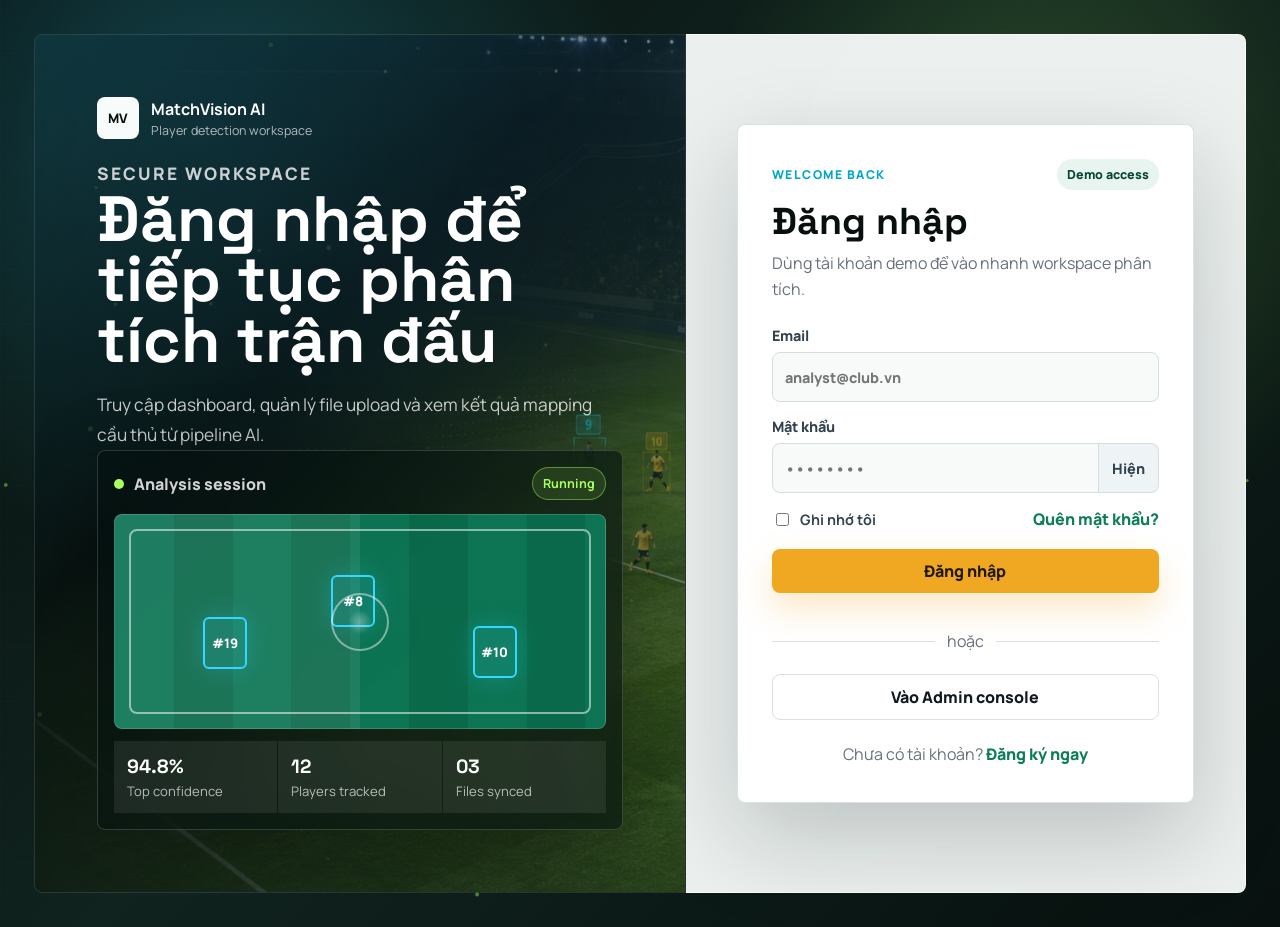
<file: frontend/html/user-settings.html>
<!doctype html>
<html lang="vi">
  <head>
    <meta charset="utf-8" />
    <meta name="viewport" content="width=device-width, initial-scale=1" />
    <title>Cài đặt tài khoản - MatchVision AI</title>
    <link rel="stylesheet" href="../css/common.css" />
    <link rel="stylesheet" href="../css/dashboard.css" />
    <link rel="stylesheet" href="../css/settings.css" />
  </head>
  <body class="dashboard-page" data-protected-role="user">
    <aside class="sidebar">
      <a class="brand" href="index.html"><span class="brand-mark">MV</span><span><strong>MatchVision</strong><small>User workspace</small></span></a>
      <nav class="side-nav">
        <a href="user-upload.html">Upload dữ liệu</a>
        <a href="user-results.html">Kết quả phân tích</a>
        <a class="active" href="user-settings.html">Cài đặt tài khoản</a>
        <a href="login.html">Đăng xuất</a>
      </nav>
    </aside>
    <main class="dashboard-main">
      <header class="dashboard-header">
        <div><p class="eyebrow">Account</p><h1>Cài đặt tài khoản</h1></div>
      </header>

      <section class="profile-shell">
        <div class="panel profile-panel">
          <div class="profile-header">
            <div class="profile-avatar" id="profileAvatar" aria-hidden="true">MV</div>
            <div>
              <p class="eyebrow">Profile</p>
              <h2 id="profileName">Đang tải hồ sơ...</h2>
              <p id="profileEmail">Đang đồng bộ dữ liệu tài khoản từ backend.</p>
            </div>
            <span class="status-pill" id="profileRole">...</span>
          </div>

          <dl class="profile-fields">
            <div>
              <dt>Họ tên</dt>
              <dd id="profileFullname">...</dd>
            </div>
            <div>
              <dt>Email</dt>
              <dd id="profileEmailField">...</dd>
            </div>
            <div>
              <dt>Vai trò</dt>
              <dd id="profileRoleField">...</dd>
            </div>
          </dl>

          <p class="profile-status" id="profileStatus">Đang tải thông tin hồ sơ.</p>
        </div>
      </section>
    </main>
    <script src="../js/auth-guard.js"></script>
    <script src="../js/user-settings.js"></script>
  </body>
</html>
</file>
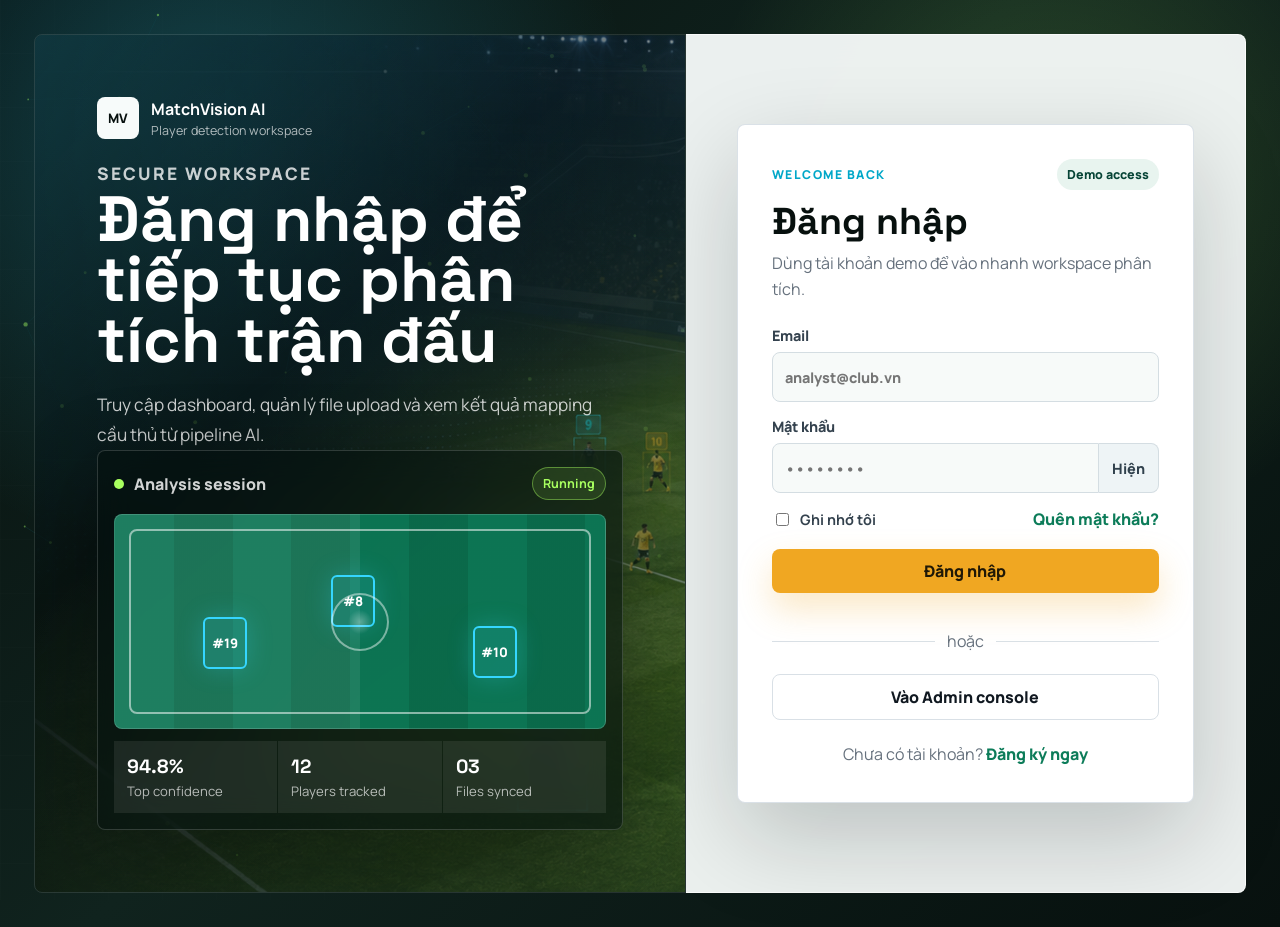
<file: frontend/html/user-upload.html>
<!doctype html>
<html lang="vi">
  <head>
    <meta charset="utf-8" />
    <meta name="viewport" content="width=device-width, initial-scale=1" />
    <title>User Upload - MatchVision AI</title>
    <link rel="stylesheet" href="../css/common.css" />
    <link rel="stylesheet" href="../css/dashboard.css" />
    <link rel="stylesheet" href="../css/upload.css" />
  </head>
  <body class="dashboard-page" data-protected-role="user">
    <aside class="sidebar">
      <a class="brand" href="index.html"><span class="brand-mark">MV</span><span><strong>MatchVision</strong><small>User workspace</small></span></a>
      <nav class="side-nav">
        <a class="active" href="user-upload.html">Upload dữ liệu</a>
        <a href="user-results.html">Kết quả phân tích</a>
        <a href="user-settings.html">Cài đặt tài khoản</a>
        <a href="login.html">Đăng xuất</a>
      </nav>
    </aside>
    <main class="dashboard-main">
      <header class="dashboard-header">
        <div><p class="eyebrow">User workspace</p><h1>Upload tài liệu và video trận đấu</h1></div>
        <span class="status-pill">Ready to upload</span>
      </header>

      <section class="upload-grid">
        <div class="upload-zone" id="pdfDropZone" tabindex="0" role="button" aria-label="Chọn file PDF đội hình">
          <input id="pdfInput" name="lineup_pdf" type="file" accept="application/pdf,.pdf" />
          <span class="icon-circle">PDF</span>
          <h2>PDF đội hình ra sân</h2>
          <p>Kéo thả hoặc chọn file PDF có đội hình 2 đội, số áo, vị trí và tên cầu thủ.</p>
          <button class="file-button" type="button">Chọn PDF</button>
          <p class="file-meta" id="pdfMeta">Chưa có PDF nào</p>
          <div class="file-preview" id="pdfPreview" aria-label="Xem trước PDF" hidden></div>
        </div>
        <div class="upload-zone" id="videoDropZone" tabindex="0" role="button" aria-label="Chọn video trận đấu">
          <input id="videoInput" name="match_video" type="file" accept="video/mp4,.mp4" />
          <span class="icon-circle">MP4</span>
          <h2>Video trận đấu</h2>
          <p>Tải video MP4 full match, highlight hoặc clip test để mô hình detect cầu thủ và số áo.</p>
          <button class="file-button" type="button">Chọn video</button>
          <p class="file-meta" id="videoMeta">Chưa có video nào</p>
          <div class="file-preview" id="videoPreview" aria-label="Xem trước video" hidden></div>
        </div>
      </section>

      <section class="panel">
        <div class="section-heading compact">
          <p class="eyebrow">New analysis job</p>
          <h2>Thông tin phiên phân tích</h2>
        </div>
        <form class="job-form" id="uploadJobForm" name="upload_job">
          <label for="jobName">Tên trận đấu<input id="jobName" name="job_name" value="Hanoi FC vs Saigon United" required /></label>
          <label for="matchDate">Ngày thi đấu<input id="matchDate" name="match_date" type="date" value="2026-06-26" required /></label>
          <label for="modelVersion">Model version<select id="modelVersion" name="model_version"><option value="player-detector-v1.2">player-detector-v1.2</option><option value="jersey-ocr-v0.9">jersey-ocr-v0.9</option></select></label>
          <label for="jobNote">Ghi chú<textarea id="jobNote" name="job_note">Demo cho đồ án AI player detection.</textarea></label>
          <div class="upload-actions">
            <button class="primary-action" id="uploadJobButton" type="submit">Upload và tạo job</button>
            <span class="file-meta upload-status" id="uploadStatus">Chọn PDF và video trước khi upload.</span>
          </div>
        </form>
      </section>

      <section class="panel upload-result-panel" id="uploadResultPanel" hidden>
        <div class="section-heading compact">
          <p class="eyebrow">Backend response</p>
          <h2>Kết quả upload</h2>
        </div>
        <div class="uploaded-files" id="uploadedFiles"></div>
      </section>

      <section class="panel">
        <div class="section-heading compact">
          <p class="eyebrow">Pipeline status</p>
          <h2>Trạng thái xử lý</h2>
        </div>
        <ol class="timeline compact-timeline" id="pipelineList">
          <li class="active"><span>1</span><strong>Upload</strong><small>Nhận PDF và video</small></li>
          <li><span>2</span><strong>Parse PDF</strong><small>Đọc đội hình</small></li>
          <li><span>3</span><strong>Inference</strong><small>Detect cầu thủ</small></li>
          <li><span>4</span><strong>Mapping</strong><small>Ghép dữ liệu</small></li>
        </ol>
      </section>
    </main>
    <div class="upload-overlay" id="uploadOverlay" role="status" aria-live="polite" hidden>
      <div class="upload-modal">
        <span class="upload-modal-icon" id="uploadOverlayIcon">...</span>
        <h2 id="uploadOverlayTitle">Đang upload</h2>
        <p id="uploadOverlayMessage">Đang gửi PDF và video lên backend.</p>
        <div class="upload-progress" aria-label="Tiến độ upload">
          <span id="uploadProgressBar"></span>
        </div>
        <strong id="uploadProgressText">0%</strong>
        <button class="primary-action" id="uploadOverlayClose" type="button" hidden>Đóng</button>
      </div>
    </div>
    <script src="../js/auth-guard.js"></script>
    <script src="../js/user-upload.js"></script>
  </body>
</html>
</file>
<file: frontend/css/common.css>
:root {
  --bg: #f4f6f8;
  --surface: #ffffff;
  --ink: #101820;
  --muted: #66717d;
  --line: #d9e0e6;
  --green: #0c7c59;
  --green-dark: #064436;
  --cyan: #00a7c8;
  --amber: #f0a722;
  --red: #d94b4b;
  --navy: #101820;
  --shadow: 0 18px 50px rgba(16, 24, 32, 0.12);
}

* {
  box-sizing: border-box;
}

html {
  scroll-behavior: smooth;
}

body {
  background: var(--bg);
  color: var(--ink);
  font-family: Inter, ui-sans-serif, system-ui, -apple-system, BlinkMacSystemFont, "Segoe UI", sans-serif;
  margin: 0;
}

button,
input,
select,
textarea {
  font: inherit;
}

button,
a {
  -webkit-tap-highlight-color: transparent;
}

a {
  color: inherit;
  text-decoration: none;
}

img {
  display: block;
  max-width: 100%;
}

[hidden] {
  display: none !important;
}

.brand {
  align-items: center;
  display: inline-flex;
  gap: 12px;
  min-width: max-content;
}

.brand-mark {
  align-items: center;
  background: var(--green-dark);
  border-radius: 8px;
  color: #fff;
  display: grid;
  font-size: 0.82rem;
  font-weight: 850;
  height: 42px;
  letter-spacing: 0;
  place-items: center;
  width: 42px;
}

.brand strong,
.brand small {
  display: block;
}

.brand small {
  color: var(--muted);
  font-size: 0.78rem;
  margin-top: 2px;
}

.eyebrow {
  color: var(--cyan);
  font-size: 0.76rem;
  font-weight: 850;
  letter-spacing: 0.12em;
  margin: 0 0 10px;
  text-transform: uppercase;
}

.nav-button,
.primary-action,
.secondary-action,
.file-button,
.submit-link {
  align-items: center;
  border: 0;
  border-radius: 8px;
  cursor: pointer;
  display: inline-flex;
  font-weight: 850;
  justify-content: center;
  min-height: 44px;
  padding: 0 18px;
}

.nav-button.solid,
.primary-action,
.file-button,
.submit-link {
  background: var(--amber);
  color: #201806;
}

.nav-button.ghost,
.secondary-action {
  background: rgba(255, 255, 255, 0.14);
  border: 1px solid rgba(16, 24, 32, 0.16);
  color: var(--ink);
}

.secondary-action {
  border-color: rgba(255, 255, 255, 0.38);
  color: #fff;
}

.section-heading {
  margin-bottom: 24px;
}

.section-heading.compact {
  margin-bottom: 18px;
}

.section-heading h2,
.dashboard-header h1,
.auth-card h2,
.auth-visual h1 {
  letter-spacing: 0;
  margin: 0;
}

.feature-card,
.role-panel,
.panel,
.upload-zone,
.auth-card,
.stat-card {
  background: var(--surface);
  border: 1px solid var(--line);
  border-radius: 8px;
  box-shadow: var(--shadow);
}

.feature-card,
.role-panel,
.panel,
.stat-card {
  padding: 24px;
}

.feature-grid,
.role-grid,
.upload-grid,
.result-grid,
.settings-grid,
.stat-grid {
  display: grid;
  gap: 20px;
}

.role-grid,
.upload-grid,
.result-grid,
.settings-grid {
  grid-template-columns: repeat(2, minmax(0, 1fr));
}

.timeline {
  display: grid;
  gap: 14px;
  grid-template-columns: repeat(4, minmax(0, 1fr));
  list-style: none;
  margin: 0;
  padding: 0;
}

.timeline li {
  background: #fff;
  border: 1px solid var(--line);
  border-radius: 8px;
  padding: 18px;
}

.timeline li.active {
  border-color: var(--green);
  box-shadow: 0 12px 36px rgba(12, 124, 89, 0.14);
}

.timeline span {
  align-items: center;
  background: var(--green-dark);
  border-radius: 999px;
  color: #fff;
  display: grid;
  font-weight: 900;
  height: 34px;
  margin-bottom: 14px;
  place-items: center;
  width: 34px;
}

.timeline strong,
.timeline small {
  display: block;
}

.timeline small {
  color: var(--muted);
  line-height: 1.45;
  margin-top: 5px;
}

label {
  color: #41505c;
  display: grid;
  font-size: 0.9rem;
  font-weight: 800;
  gap: 7px;
}

input,
select,
textarea {
  background: #fff;
  border: 1px solid var(--line);
  border-radius: 8px;
  color: var(--ink);
  min-height: 44px;
  padding: 0 12px;
  width: 100%;
}

textarea {
  min-height: 92px;
  padding-top: 12px;
  resize: vertical;
}

.auth-form,
.job-form {
  display: grid;
  gap: 15px;
}

.table-wrap {
  border: 1px solid var(--line);
  border-radius: 8px;
  overflow-x: auto;
}

table {
  border-collapse: collapse;
  min-width: 620px;
  width: 100%;
}

th,
td {
  border-bottom: 1px solid var(--line);
  padding: 13px 14px;
  text-align: left;
}

th {
  background: #f4f7f8;
  color: #41505c;
  font-size: 0.82rem;
}

td:first-child {
  font-weight: 850;
}

tr:last-child td {
  border-bottom: 0;
}

.status-pill,
.badge {
  border-radius: 999px;
  display: inline-flex;
  font-size: 0.78rem;
  font-weight: 850;
  justify-content: center;
  padding: 7px 10px;
}

.status-pill {
  background: #eef4f6;
  color: #40515e;
}

.badge.done {
  background: #e8f4ef;
  color: var(--green-dark);
}

.badge.running {
  background: #e6f6fa;
  color: #006a80;
}

.badge.review {
  background: #fff3d8;
  color: #735000;
}

@media (max-width: 860px) {
  .upload-grid,
  .result-grid,
  .settings-grid,
  .role-grid {
    grid-template-columns: 1fr;
  }
}

@media (max-width: 580px) {
  .timeline,
  .feature-grid {
    grid-template-columns: 1fr;
  }

  .panel,
  .auth-card,
  .stat-card {
    padding: 18px;
  }
}
</file>
<file: frontend/css/landing.css>
body {
  background: #f3f6f7;
  font-family: "Manrope", Inter, ui-sans-serif, system-ui, -apple-system, BlinkMacSystemFont, "Segoe UI", sans-serif;
}

.landing-copy h1,
.section-heading h2,
.platform-copy h3,
.footer-cta h2 {
  font-family: "Space Grotesk", "Manrope", ui-sans-serif, system-ui, sans-serif;
}

.site-header {
  align-items: center;
  background: rgba(255, 255, 255, 0.94);
  backdrop-filter: blur(16px);
  border-bottom: 1px solid rgba(217, 224, 230, 0.78);
  display: grid;
  gap: 18px;
  grid-template-columns: minmax(max-content, 1fr) auto minmax(max-content, 1fr);
  left: 0;
  padding: 14px clamp(16px, 4vw, 48px);
  position: sticky;
  right: 0;
  top: 0;
  z-index: 20;
}

.site-header .brand,
.site-nav,
.header-actions {
  animation: fade-down 560ms ease both;
}

.site-nav {
  animation-delay: 80ms;
}

.header-actions {
  animation-delay: 140ms;
}

.site-nav,
.header-actions {
  align-items: center;
  display: flex;
  flex-wrap: wrap;
  gap: 6px;
}

.site-nav {
  justify-content: center;
}

.header-actions {
  justify-content: flex-end;
}

.site-nav > a {
  border-radius: 8px;
  color: #31414d;
  font-weight: 700;
  padding: 9px 12px;
}

.site-nav > a:hover {
  background: #e8eef1;
}

.site-nav > a,
.nav-button,
.primary-action,
.secondary-action,
.inline-link,
.footer-column a,
.footer-bottom a {
  transition: background-color 160ms ease, border-color 160ms ease, color 160ms ease, transform 160ms ease, box-shadow 160ms ease;
}

.nav-button:hover,
.primary-action:hover,
.secondary-action:hover {
  transform: translateY(-2px);
}

.landing-hero {
  min-height: 720px;
  overflow: hidden;
  position: relative;
}

.landing-hero img {
  height: 100%;
  inset: 0;
  object-fit: cover;
  position: absolute;
  width: 100%;
}

.hero-shade {
  background:
    linear-gradient(90deg, rgba(4, 15, 20, 0.93) 0%, rgba(4, 15, 20, 0.74) 43%, rgba(4, 15, 20, 0.28) 100%),
    linear-gradient(0deg, rgba(4, 15, 20, 0.62), rgba(4, 15, 20, 0.06) 62%);
  inset: 0;
  position: absolute;
}

.hero-content {
  align-items: center;
  display: grid;
  gap: clamp(28px, 5vw, 64px);
  grid-template-columns: minmax(0, 1.12fr) minmax(320px, 440px);
  min-height: 720px;
  padding: clamp(86px, 10vw, 132px) clamp(18px, 5vw, 72px) 108px;
  position: relative;
}

.landing-copy {
  color: #fff;
  max-width: 820px;
}

.landing-copy > * {
  animation: fade-up 700ms ease both;
}

.landing-copy .eyebrow {
  animation-delay: 80ms;
}

.landing-copy h1 {
  font-size: clamp(2.75rem, 5.5vw, 5.8rem);
  letter-spacing: 0;
  line-height: 0.96;
  margin: 0;
  max-width: 860px;
  text-wrap: balance;
  animation-delay: 150ms;
}

.landing-copy p {
  color: rgba(255, 255, 255, 0.86);
  font-size: clamp(1rem, 1.5vw, 1.22rem);
  line-height: 1.7;
  margin: 24px 0 0;
  max-width: 720px;
  animation-delay: 230ms;
}

.hero-actions {
  display: flex;
  flex-wrap: wrap;
  gap: 12px;
  margin-top: 34px;
  animation-delay: 310ms;
}

.hero-trust {
  animation-delay: 390ms;
  display: flex;
  flex-wrap: wrap;
  gap: 10px;
  margin-top: 22px;
}

.hero-trust span {
  background: rgba(255, 255, 255, 0.1);
  border: 1px solid rgba(255, 255, 255, 0.22);
  border-radius: 999px;
  color: rgba(255, 255, 255, 0.82);
  font-size: 0.86rem;
  font-weight: 800;
  padding: 9px 12px;
}

.hero-panel {
  animation: float-in 760ms ease 260ms both;
  background: rgba(255, 255, 255, 0.93);
  border: 1px solid rgba(255, 255, 255, 0.74);
  border-radius: 8px;
  box-shadow: 0 24px 70px rgba(0, 0, 0, 0.24);
  padding: 22px;
  transition: transform 180ms ease, box-shadow 180ms ease;
}

.hero-panel:hover {
  box-shadow: 0 30px 80px rgba(0, 0, 0, 0.28);
  transform: translateY(-4px);
}

.hero-panel-head {
  align-items: center;
  border-bottom: 1px solid var(--line);
  display: flex;
  justify-content: space-between;
  padding-bottom: 16px;
}

.hero-panel-head span {
  color: var(--muted);
  font-weight: 800;
}

.hero-panel-head strong {
  background: #e8f4ef;
  border-radius: 999px;
  color: var(--green-dark);
  font-size: 0.8rem;
  padding: 7px 10px;
}

.hero-checklist {
  display: grid;
  gap: 14px;
  list-style: none;
  margin: 18px 0 0;
  padding: 0;
}

.hero-checklist li {
  display: grid;
  gap: 2px 12px;
  grid-template-columns: 42px 1fr;
}

.hero-checklist span {
  align-items: center;
  background: var(--green-dark);
  border-radius: 8px;
  color: #fff;
  display: grid;
  font-size: 0.78rem;
  font-weight: 900;
  grid-row: span 2;
  height: 42px;
  place-items: center;
  width: 42px;
}

.hero-checklist strong {
  align-self: end;
}

.hero-checklist small {
  color: var(--muted);
  line-height: 1.45;
}

.hero-signal,
.footer-status {
  align-items: center;
  color: #40515e;
  display: inline-flex;
  font-size: 0.86rem;
  font-weight: 850;
  gap: 8px;
}

.hero-signal {
  background: #f3f7f8;
  border-radius: 8px;
  margin-top: 18px;
  padding: 12px;
  width: 100%;
}

.signal-dot {
  background: var(--green);
  border-radius: 999px;
  box-shadow: 0 0 0 0 rgba(12, 124, 89, 0.45);
  display: inline-block;
  flex: 0 0 auto;
  height: 9px;
  width: 9px;
  animation: pulse 1800ms ease infinite;
}

.metric-strip {
  animation: fade-up 700ms ease 520ms both;
  display: grid;
  gap: 1px;
  grid-template-columns: repeat(4, minmax(0, 1fr));
  margin: -48px auto 0;
  max-width: 1120px;
  padding: 0 clamp(16px, 4vw, 24px);
  position: relative;
  z-index: 2;
}

.metric-strip div {
  background: #fff;
  border: 1px solid var(--line);
  padding: 24px;
  transition: transform 160ms ease, box-shadow 160ms ease;
}

.metric-strip div:hover {
  box-shadow: 0 18px 42px rgba(16, 24, 32, 0.11);
  transform: translateY(-3px);
}

.metric-strip div:first-child {
  border-radius: 8px 0 0 8px;
}

.metric-strip div:last-child {
  border-radius: 0 8px 8px 0;
}

.metric-strip strong,
.metric-strip span {
  display: block;
}

.metric-strip strong {
  font-size: 1.05rem;
}

.metric-strip span {
  color: var(--muted);
  line-height: 1.45;
  margin-top: 6px;
}

.section {
  margin: 0 auto;
  max-width: 1180px;
  padding: 78px clamp(16px, 4vw, 32px);
}

.section.band {
  background: #eaf0f2;
  max-width: none;
}

.section.band > * {
  margin-left: auto;
  margin-right: auto;
  max-width: 1180px;
}

.section-heading {
  max-width: 760px;
}

.section-heading.wide {
  max-width: 900px;
}

.section-heading h2 {
  font-size: clamp(1.75rem, 3vw, 2.85rem);
  line-height: 1.1;
  text-wrap: balance;
}

.section-heading p:not(.eyebrow) {
  color: var(--muted);
  line-height: 1.65;
  margin: 14px 0 0;
}

.feature-grid {
  grid-template-columns: repeat(4, minmax(0, 1fr));
}

.feature-card,
.role-panel {
  transition: transform 160ms ease, box-shadow 160ms ease;
}

.feature-card:hover,
.role-panel:hover {
  box-shadow: 0 22px 58px rgba(16, 24, 32, 0.14);
  transform: translateY(-3px);
}

.feature-icon {
  align-items: center;
  background: #e8f4ef;
  border-radius: 999px;
  color: var(--green);
  display: grid;
  font-weight: 900;
  height: 42px;
  margin-bottom: 18px;
  place-items: center;
  width: 42px;
}

.feature-card h3,
.role-panel h3,
.platform-copy h3 {
  margin: 0;
}

.feature-card p,
.role-panel p,
.platform-copy p {
  color: var(--muted);
  line-height: 1.65;
}

.platform-layout {
  align-items: center;
  background: #fff;
  border: 1px solid var(--line);
  border-radius: 8px;
  box-shadow: var(--shadow);
  display: grid;
  gap: 28px;
  grid-template-columns: minmax(0, 1fr) minmax(280px, 420px);
  padding: clamp(22px, 4vw, 36px);
}

.platform-copy h3 {
  font-size: clamp(1.35rem, 2vw, 2rem);
  line-height: 1.18;
}

.stack-list {
  display: flex;
  flex-wrap: wrap;
  gap: 10px;
}

.stack-list span {
  background: #eef4f6;
  border: 1px solid var(--line);
  border-radius: 999px;
  color: #31414d;
  font-weight: 850;
  padding: 10px 13px;
}

.inline-link {
  color: var(--green);
  display: inline-block;
  font-weight: 850;
  margin-top: 8px;
}

.inline-link:hover {
  color: var(--green-dark);
  transform: translateX(3px);
}

.site-footer {
  background:
    radial-gradient(circle at 15% 20%, rgba(0, 167, 200, 0.16), transparent 32%),
    linear-gradient(135deg, #101820 0%, #0b2c25 100%);
  color: #fff;
  padding: 0 clamp(16px, 4vw, 48px) 28px;
}

.site-footer .brand small,
.footer-brand p,
.footer-column span,
.footer-bottom {
  color: rgba(255, 255, 255, 0.68);
}

.footer-cta {
  align-items: center;
  border-bottom: 1px solid rgba(255, 255, 255, 0.13);
  display: flex;
  gap: 24px;
  justify-content: space-between;
  padding: 42px 0;
}

.footer-cta h2 {
  font-size: clamp(1.65rem, 3vw, 3rem);
  line-height: 1.1;
  margin: 0;
  max-width: 760px;
  text-wrap: balance;
}

.footer-main {
  display: grid;
  gap: 30px;
  grid-template-columns: minmax(260px, 1.6fr) repeat(4, minmax(150px, 1fr));
  padding: 38px 0 30px;
}

.footer-brand p {
  line-height: 1.6;
  margin: 14px 0 0;
  max-width: 440px;
}

.footer-status {
  background: rgba(255, 255, 255, 0.08);
  border: 1px solid rgba(255, 255, 255, 0.14);
  border-radius: 999px;
  color: rgba(255, 255, 255, 0.78);
  margin-top: 18px;
  padding: 9px 12px;
}

.footer-column {
  display: grid;
  gap: 10px;
  align-content: start;
}

.footer-column h3 {
  color: #fff;
  font-size: 0.95rem;
  margin: 0 0 4px;
}

.footer-column a {
  color: rgba(255, 255, 255, 0.78);
  font-weight: 800;
}

.footer-column a:hover,
.footer-bottom a:hover {
  color: #fff;
  transform: translateX(3px);
}

.footer-contact {
  font-style: normal;
}

.footer-bottom {
  align-items: center;
  border-top: 1px solid rgba(255, 255, 255, 0.13);
  display: flex;
  gap: 16px;
  justify-content: space-between;
  padding-top: 22px;
}

.footer-bottom div {
  display: flex;
  gap: 16px;
}

.footer-bottom a {
  color: rgba(255, 255, 255, 0.72);
  font-weight: 800;
}

@keyframes fade-up {
  from {
    opacity: 0;
    transform: translateY(18px);
  }

  to {
    opacity: 1;
    transform: translateY(0);
  }
}

@keyframes fade-down {
  from {
    opacity: 0;
    transform: translateY(-10px);
  }

  to {
    opacity: 1;
    transform: translateY(0);
  }
}

@keyframes float-in {
  from {
    opacity: 0;
    transform: translateY(22px) scale(0.98);
  }

  to {
    opacity: 1;
    transform: translateY(0) scale(1);
  }
}

@keyframes pulse {
  70% {
    box-shadow: 0 0 0 9px rgba(12, 124, 89, 0);
  }

  100% {
    box-shadow: 0 0 0 0 rgba(12, 124, 89, 0);
  }
}

@media (max-width: 1040px) {
  .site-header {
    grid-template-columns: 1fr;
  }

  .site-nav,
  .header-actions {
    justify-content: flex-start;
  }

  .hero-content,
  .platform-layout {
    grid-template-columns: 1fr;
  }

  .hero-content {
    align-items: end;
  }

  .hero-panel {
    max-width: 560px;
  }

  .feature-grid,
  .metric-strip,
  .timeline,
  .footer-main {
    grid-template-columns: repeat(2, minmax(0, 1fr));
  }

  .metric-strip div:first-child,
  .metric-strip div:last-child {
    border-radius: 8px;
  }
}

@media (max-width: 680px) {
  .landing-hero,
  .hero-content {
    min-height: 760px;
  }

  .site-nav,
  .header-actions {
    width: 100%;
  }

  .header-actions .nav-button {
    flex: 1;
  }

  .metric-strip,
  .feature-grid,
  .timeline,
  .footer-main {
    grid-template-columns: 1fr;
  }

  .footer-cta,
  .footer-bottom {
    display: block;
  }

  .footer-cta .primary-action {
    margin-top: 22px;
  }

  .footer-bottom div {
    margin-top: 14px;
  }
}

@media (prefers-reduced-motion: reduce) {
  *,
  *::before,
  *::after {
    animation-duration: 1ms !important;
    animation-iteration-count: 1 !important;
    scroll-behavior: auto !important;
    transition-duration: 1ms !important;
  }
}
</file>
<file: frontend/css/dashboard.css>
.dashboard-page {
  display: grid;
  grid-template-columns: 272px minmax(0, 1fr);
  min-height: 100vh;
}

.sidebar {
  background: #fff;
  border-right: 1px solid var(--line);
  min-height: 100vh;
  padding: 22px;
  position: sticky;
  top: 0;
}

.admin-sidebar .brand-mark {
  background: var(--navy);
}

.side-nav {
  display: grid;
  gap: 6px;
  margin-top: 28px;
}

.side-nav a {
  border-radius: 8px;
  color: #40515e;
  font-weight: 800;
  padding: 12px 14px;
}

.side-nav a:hover {
  background: #e8eef1;
}

.side-nav a.active {
  background: #e8f4ef;
  color: var(--green-dark);
}

.dashboard-main {
  min-width: 0;
  padding: 30px clamp(18px, 4vw, 40px) 48px;
}

.dashboard-header {
  align-items: center;
  display: flex;
  gap: 20px;
  justify-content: space-between;
  margin-bottom: 24px;
}

.dashboard-header h1 {
  font-size: clamp(1.8rem, 3vw, 3rem);
}

.compact-timeline {
  grid-template-columns: repeat(4, minmax(0, 1fr));
}

.result-grid {
  align-items: start;
}

@media (max-width: 860px) {
  .dashboard-page {
    grid-template-columns: 1fr;
  }

  .sidebar {
    min-height: auto;
    position: static;
  }

  .side-nav {
    grid-template-columns: repeat(2, minmax(0, 1fr));
  }
}

@media (max-width: 1040px) {
  .compact-timeline {
    grid-template-columns: repeat(2, minmax(0, 1fr));
  }
}

@media (max-width: 580px) {
  .compact-timeline,
  .side-nav {
    grid-template-columns: 1fr;
  }

  .dashboard-header {
    align-items: flex-start;
    flex-direction: column;
  }
}
</file>
<file: frontend/css/admin.css>
.stat-grid {
  grid-template-columns: repeat(4, minmax(0, 1fr));
  margin-bottom: 20px;
}

.stat-card span,
.stat-card small,
.health-list span {
  color: var(--muted);
}

.stat-card strong {
  display: block;
  font-size: 2rem;
  margin: 8px 0 2px;
}

.health-list {
  display: grid;
  gap: 12px;
  list-style: none;
  margin: 0;
  padding: 0;
}

.health-list li {
  align-items: center;
  background: #f5f8f9;
  border-radius: 8px;
  display: flex;
  justify-content: space-between;
  padding: 14px;
}

.toolbar {
  display: grid;
  gap: 12px;
  grid-template-columns: minmax(0, 1fr) 220px;
  margin-bottom: 16px;
}

@media (max-width: 1040px) {
  .stat-grid {
    grid-template-columns: repeat(2, minmax(0, 1fr));
  }
}

@media (max-width: 580px) {
  .stat-grid,
  .toolbar {
    grid-template-columns: 1fr;
  }
}
</file>
<file: frontend/css/auth.css>
.auth-page {
  --auth-cyan: #35d6ff;
  --auth-lime: #a8ff5f;
  --auth-orange: #ffb13d;
  --auth-ink: #07100e;
  --auth-panel: rgba(8, 21, 19, 0.76);
  --tilt-x: 0deg;
  --tilt-y: 0deg;
  background:
    radial-gradient(circle at 16% 14%, rgba(53, 214, 255, 0.24), transparent 32%),
    radial-gradient(circle at 82% 20%, rgba(168, 255, 95, 0.18), transparent 28%),
    linear-gradient(135deg, #07100e 0%, #10231e 46%, #08110f 100%);
  color: #f7fbfa;
  font-family: "Manrope", Inter, ui-sans-serif, system-ui, -apple-system, BlinkMacSystemFont, "Segoe UI", sans-serif;
  min-height: 100vh;
  overflow-x: hidden;
}

.auth-orbit {
  height: 100%;
  inset: 0;
  opacity: 0.58;
  pointer-events: none;
  position: fixed;
  width: 100%;
  z-index: 0;
}

.auth-page::before {
  background:
    linear-gradient(90deg, rgba(255, 255, 255, 0.06) 1px, transparent 1px),
    linear-gradient(0deg, rgba(255, 255, 255, 0.06) 1px, transparent 1px);
  background-size: 54px 54px;
  content: "";
  inset: 0;
  mask-image: linear-gradient(90deg, black, transparent 76%);
  opacity: 0.2;
  pointer-events: none;
  position: fixed;
  z-index: 0;
}

.auth-layout {
  display: grid;
  grid-template-columns: minmax(0, 1.15fr) minmax(420px, 560px);
  min-height: 100vh;
  padding: clamp(18px, 3vw, 34px);
  position: relative;
  z-index: 1;
}

.auth-visual {
  border: 1px solid rgba(255, 255, 255, 0.11);
  border-radius: 8px 0 0 8px;
  color: #fff;
  display: flex;
  flex-direction: column;
  justify-content: space-between;
  min-width: 0;
  overflow: hidden;
  padding: clamp(28px, 5vw, 62px);
  position: relative;
}

.auth-visual::after {
  background:
    linear-gradient(90deg, rgba(7, 16, 14, 0.9), rgba(7, 16, 14, 0.24)),
    url("../assets/football-ai-hero.png") center / cover;
  content: "";
  inset: 0;
  opacity: 0.72;
  position: absolute;
  z-index: -2;
}

.auth-visual::before {
  background: linear-gradient(135deg, rgba(53, 214, 255, 0.16), transparent 38%, rgba(168, 255, 95, 0.12));
  content: "";
  inset: 0;
  position: absolute;
  z-index: -1;
}

.auth-brand,
.auth-hero-copy,
.auth-preview,
.auth-card {
  animation: auth-rise 720ms cubic-bezier(0.2, 0.8, 0.2, 1) both;
}

.auth-hero-copy {
  animation-delay: 90ms;
  max-width: 760px;
}

.auth-preview {
  animation-delay: 180ms;
}

.auth-card {
  animation-delay: 120ms;
}

.auth-brand .brand-mark {
  background: #f7fbfa;
  color: #07100e;
}

.auth-visual .brand small {
  color: rgba(255, 255, 255, 0.68);
}

.auth-hero-copy h1,
.auth-card h2,
.preview-stats strong {
  font-family: "Space Grotesk", "Manrope", ui-sans-serif, system-ui, sans-serif;
}

.auth-hero-copy h1 {
  font-size: clamp(2.45rem, 5vw, 5.25rem);
  letter-spacing: 0;
  line-height: 0.94;
  margin: 0;
  max-width: 780px;
  text-wrap: balance;
}

.auth-hero-copy p {
  color: rgba(255, 255, 255, 0.78);
  font-size: 1.08rem;
  line-height: 1.75;
  margin: 20px 0 0;
  max-width: 610px;
}

.auth-preview {
  backdrop-filter: blur(18px);
  background: rgba(5, 17, 15, 0.58);
  border: 1px solid rgba(255, 255, 255, 0.16);
  border-radius: 8px;
  box-shadow: 0 28px 90px rgba(0, 0, 0, 0.32);
  max-width: 650px;
  overflow: hidden;
  padding: 16px;
  transform: perspective(900px) rotateX(var(--tilt-x)) rotateY(var(--tilt-y));
  transition: transform 120ms ease, border-color 180ms ease;
}

.auth-preview:hover {
  border-color: rgba(53, 214, 255, 0.44);
}

.preview-top {
  align-items: center;
  display: grid;
  gap: 10px;
  grid-template-columns: auto 1fr auto;
  margin-bottom: 14px;
}

.preview-top span:not(.preview-dot) {
  color: rgba(255, 255, 255, 0.82);
  font-weight: 850;
}

.preview-top strong {
  background: rgba(168, 255, 95, 0.12);
  border: 1px solid rgba(168, 255, 95, 0.42);
  border-radius: 999px;
  color: var(--auth-lime);
  font-size: 0.78rem;
  padding: 7px 10px;
  transition: color 180ms ease, border-color 180ms ease;
}

.preview-dot {
  background: var(--auth-lime);
  border-radius: 999px;
  box-shadow: 0 0 0 0 rgba(168, 255, 95, 0.55);
  height: 10px;
  width: 10px;
  animation: auth-pulse 1700ms ease infinite;
}

.scan-field {
  aspect-ratio: 16 / 7;
  background:
    linear-gradient(90deg, rgba(255, 255, 255, 0.08) 50%, transparent 50%),
    repeating-linear-gradient(90deg, rgba(12, 124, 89, 0.92) 0 12%, rgba(10, 112, 79, 0.92) 12% 24%);
  border: 1px solid rgba(255, 255, 255, 0.16);
  border-radius: 8px;
  min-height: 188px;
  overflow: hidden;
  position: relative;
}

.scan-field::before {
  border: 2px solid rgba(255, 255, 255, 0.52);
  border-radius: 8px;
  content: "";
  inset: 14px;
  position: absolute;
}

.scan-field::after {
  background: radial-gradient(circle, rgba(255, 255, 255, 0.32), transparent 32%);
  border: 2px solid rgba(255, 255, 255, 0.46);
  border-radius: 999px;
  content: "";
  height: 54px;
  left: 50%;
  position: absolute;
  top: 50%;
  transform: translate(-50%, -50%);
  width: 54px;
}

.scan-line {
  background: linear-gradient(90deg, transparent, rgba(53, 214, 255, 0.82), transparent);
  bottom: 0;
  filter: blur(0.5px);
  left: -34%;
  position: absolute;
  top: 0;
  width: 34%;
  animation: scan-pass 2600ms ease-in-out infinite;
}

.player-tag {
  align-items: center;
  background: rgba(53, 214, 255, 0.12);
  border: 2px solid var(--auth-cyan);
  border-radius: 6px;
  box-shadow: 0 0 26px rgba(53, 214, 255, 0.24);
  color: #fff;
  display: grid;
  font-size: 0.82rem;
  font-weight: 900;
  height: 52px;
  place-items: center;
  position: absolute;
  width: 44px;
  animation: tag-float 2400ms ease-in-out infinite;
}

.tag-one {
  left: 18%;
  top: 48%;
}

.tag-two {
  animation-delay: 260ms;
  left: 44%;
  top: 28%;
}

.tag-three {
  animation-delay: 520ms;
  right: 18%;
  top: 52%;
}

.preview-stats {
  display: grid;
  gap: 1px;
  grid-template-columns: repeat(3, minmax(0, 1fr));
  margin-top: 12px;
}

.preview-stats div {
  background: rgba(255, 255, 255, 0.08);
  padding: 13px;
  position: relative;
  overflow: hidden;
}

.preview-stats div::after {
  background: linear-gradient(90deg, transparent, rgba(53, 214, 255, 0.18), transparent);
  content: "";
  inset: 0;
  position: absolute;
  transform: translateX(-100%);
  animation: stat-sheen 3400ms ease-in-out infinite;
}

.preview-stats strong,
.preview-stats span {
  display: block;
  position: relative;
  z-index: 1;
}

.preview-stats strong {
  font-size: 1.2rem;
}

.preview-stats span {
  color: rgba(255, 255, 255, 0.68);
  font-size: 0.82rem;
  margin-top: 3px;
}

.setup-list {
  display: grid;
  gap: 10px;
}

.setup-list div {
  background: rgba(255, 255, 255, 0.08);
  border: 1px solid rgba(255, 255, 255, 0.14);
  border-radius: 8px;
  display: grid;
  gap: 2px 12px;
  grid-template-columns: 42px 1fr;
  padding: 13px;
  transition: transform 180ms ease, background-color 180ms ease, border-color 180ms ease;
}

.setup-list div:hover {
  background: rgba(255, 255, 255, 0.13);
  border-color: rgba(53, 214, 255, 0.34);
  transform: translateX(4px);
}

.setup-list span {
  align-items: center;
  background: var(--auth-orange);
  border-radius: 8px;
  color: #201806;
  display: grid;
  font-size: 0.78rem;
  font-weight: 900;
  grid-row: span 2;
  height: 42px;
  place-items: center;
  width: 42px;
}

.setup-list strong,
.setup-list small {
  display: block;
}

.setup-list small {
  color: rgba(255, 255, 255, 0.68);
}

.auth-panel {
  align-items: center;
  backdrop-filter: blur(22px);
  background: rgba(245, 249, 248, 0.96);
  border: 1px solid rgba(255, 255, 255, 0.72);
  border-left: 0;
  border-radius: 0 8px 8px 0;
  display: flex;
  padding: 28px clamp(20px, 4vw, 52px);
}

.auth-card {
  background: #ffffff;
  border: 1px solid rgba(217, 224, 230, 0.95);
  border-radius: 8px;
  box-shadow: 0 34px 95px rgba(7, 16, 14, 0.2);
  padding: 34px;
  transform: perspective(900px) rotateX(var(--tilt-x)) rotateY(var(--tilt-y));
  transition: transform 120ms ease, box-shadow 180ms ease;
  width: 100%;
}

.auth-card:hover {
  box-shadow: 0 38px 105px rgba(7, 16, 14, 0.24);
}

.auth-card-head {
  align-items: center;
  display: flex;
  gap: 12px;
  justify-content: space-between;
}

.auth-card-head .eyebrow {
  margin: 0;
}

.auth-card-head span {
  background: #e8f4ef;
  border-radius: 999px;
  color: var(--green-dark);
  font-size: 0.78rem;
  font-weight: 850;
  padding: 7px 10px;
}

.auth-card h2 {
  color: #07100e;
  font-size: 2.34rem;
  line-height: 1.05;
  margin-top: 12px;
}

.auth-lead,
.auth-switch,
.auth-note {
  color: var(--muted);
  line-height: 1.6;
}

.auth-lead {
  margin: 10px 0 0;
}

.auth-form {
  margin-top: 24px;
}

.auth-form label {
  color: #34424e;
}

.auth-form input,
.auth-form select {
  background: #f7faf9;
  border-color: #d4dde2;
  min-height: 50px;
  transition: background-color 160ms ease, border-color 160ms ease, box-shadow 160ms ease, transform 160ms ease;
}

.auth-form input:focus,
.auth-form select:focus {
  background: #fff;
  border-color: var(--green);
  box-shadow: 0 0 0 4px rgba(12, 124, 89, 0.13);
  outline: 0;
  transform: translateY(-1px);
}

.auth-form input.is-filled,
.auth-form select.is-filled {
  border-color: rgba(12, 124, 89, 0.45);
}

.password-field {
  display: grid;
  grid-template-columns: minmax(0, 1fr) auto;
  position: relative;
}

.password-field input {
  border-radius: 8px 0 0 8px;
}

.password-toggle {
  background: #eef4f6;
  border: 1px solid #d4dde2;
  border-left: 0;
  border-radius: 0 8px 8px 0;
  color: #31414d;
  cursor: pointer;
  font-weight: 850;
  padding: 0 13px;
  transition: background-color 160ms ease, color 160ms ease;
}

.password-toggle:hover {
  background: #dfe9ed;
  color: #07100e;
}

.form-row {
  align-items: center;
  display: flex;
  gap: 12px;
  justify-content: space-between;
}

.check-label {
  align-items: center;
  display: flex;
  font-weight: 700;
  gap: 8px;
}

.check-label input {
  accent-color: var(--green);
  min-height: auto;
  width: auto;
}

.form-row a,
.auth-switch a,
.auth-note a {
  color: var(--green);
  font-weight: 850;
}

.form-row a:hover,
.auth-switch a:hover,
.auth-note a:hover {
  color: var(--green-dark);
}

.submit-link {
  box-shadow: 0 16px 34px rgba(240, 167, 34, 0.26);
  margin-top: 4px;
  overflow: hidden;
  position: relative;
  width: 100%;
  transition: box-shadow 160ms ease, transform 160ms ease;
}

.submit-link::after {
  background: linear-gradient(90deg, transparent, rgba(255, 255, 255, 0.46), transparent);
  content: "";
  inset: 0;
  position: absolute;
  transform: translateX(-120%);
  transition: transform 420ms ease;
}

.submit-link:hover {
  box-shadow: 0 20px 44px rgba(240, 167, 34, 0.34);
  transform: translateY(-2px);
}

.submit-link:hover::after {
  transform: translateX(120%);
}

.submit-link:disabled {
  cursor: not-allowed;
  opacity: 0.72;
  transform: none;
}

.auth-message {
  border-radius: 8px;
  font-size: 0.9rem;
  font-weight: 800;
  line-height: 1.45;
  margin: 0;
  min-height: 0;
}

.auth-message:not(:empty) {
  background: #eef4f6;
  color: #31414d;
  padding: 11px 12px;
}

.auth-message[data-state="success"] {
  background: #e8f4ef;
  color: var(--green-dark);
}

.auth-message[data-state="error"] {
  background: #fdecec;
  color: var(--red);
}

.auth-message[data-state="loading"] {
  background: #fff3d8;
  color: #735000;
}

.auth-divider {
  align-items: center;
  color: var(--muted);
  display: grid;
  gap: 12px;
  grid-template-columns: 1fr auto 1fr;
  margin: 22px 0;
}

.auth-divider::before,
.auth-divider::after {
  background: var(--line);
  content: "";
  height: 1px;
}

.demo-admin-link {
  align-items: center;
  border: 1px solid var(--line);
  border-radius: 8px;
  color: var(--ink);
  display: flex;
  font-weight: 850;
  justify-content: center;
  min-height: 46px;
  transition: background-color 160ms ease, border-color 160ms ease, transform 160ms ease;
}

.demo-admin-link:hover {
  background: #eef4f6;
  border-color: #cbd7de;
  transform: translateY(-2px);
}

.auth-switch {
  margin: 22px 0 0;
  text-align: center;
}

@keyframes auth-rise {
  from {
    opacity: 0;
    transform: translateY(20px) scale(0.98);
  }

  to {
    opacity: 1;
    transform: translateY(0) scale(1);
  }
}

@keyframes auth-pulse {
  70% {
    box-shadow: 0 0 0 10px rgba(168, 255, 95, 0);
  }

  100% {
    box-shadow: 0 0 0 0 rgba(168, 255, 95, 0);
  }
}

@keyframes scan-pass {
  0% {
    transform: translateX(0);
  }

  55%,
  100% {
    transform: translateX(420%);
  }
}

@keyframes tag-float {
  50% {
    transform: translateY(-6px);
  }
}

@keyframes stat-sheen {
  45%,
  100% {
    transform: translateX(100%);
  }
}

@media (max-width: 1020px) {
  .auth-layout {
    display: block;
  }

  .auth-visual,
  .auth-panel {
    border-radius: 8px;
  }

  .auth-visual {
    gap: 44px;
    min-height: 640px;
  }

  .auth-preview {
    max-width: none;
  }

  .auth-panel {
    border-left: 1px solid rgba(255, 255, 255, 0.72);
    margin-top: 16px;
    padding: 18px;
  }

  .auth-card {
    margin: 0 auto;
    max-width: 590px;
  }
}

@media (max-width: 620px) {
  .auth-layout {
    padding: 10px;
  }

  .auth-visual {
    min-height: 580px;
    padding: 22px 16px;
  }

  .auth-hero-copy h1 {
    font-size: clamp(2.05rem, 12vw, 3.1rem);
  }

  .auth-card {
    padding: 24px;
  }

  .auth-card-head,
  .form-row {
    align-items: flex-start;
    flex-direction: column;
  }

  .preview-stats {
    grid-template-columns: 1fr;
  }

  .scan-field {
    min-height: 150px;
  }
}

@media (prefers-reduced-motion: reduce) {
  *,
  *::before,
  *::after {
    animation-duration: 1ms !important;
    animation-iteration-count: 1 !important;
    scroll-behavior: auto !important;
    transition-duration: 1ms !important;
  }

  .auth-orbit {
    display: none;
  }
}
</file>
<file: frontend/css/results.css>
.analysis-layout {
  align-items: start;
  display: grid;
  gap: 20px;
  grid-template-columns: minmax(280px, 360px) minmax(0, 1fr);
  min-width: 0;
}

.analysis-layout > *,
.analysis-content > *,
.result-grid > *,
.selected-files > * {
  min-width: 0;
}

.analysis-content {
  display: grid;
  gap: 20px;
  min-width: 0;
}

.upload-picker-panel {
  position: sticky;
  top: 24px;
}

.picker-actions,
.selected-upload-header {
  align-items: center;
  display: flex;
  gap: 14px;
  justify-content: space-between;
}

.picker-actions {
  margin-bottom: 14px;
}

.result-status {
  color: var(--muted);
  font-size: 0.92rem;
  line-height: 1.45;
  margin: 0 0 14px;
}

.upload-list {
  display: grid;
  gap: 10px;
  max-height: calc(100vh - 260px);
  overflow: auto;
  padding-right: 4px;
}

.upload-item {
  background: #fff;
  border: 1px solid var(--line);
  border-radius: 8px;
  color: var(--ink);
  cursor: pointer;
  display: grid;
  gap: 9px;
  padding: 14px;
  text-align: left;
  width: 100%;
}

.upload-item:hover,
.upload-item.active {
  border-color: var(--green);
  box-shadow: 0 12px 28px rgba(12, 124, 89, 0.12);
}

.upload-item-top {
  align-items: flex-start;
  display: flex;
  gap: 10px;
  justify-content: space-between;
}

.upload-item-top .badge {
  flex: 0 0 auto;
  white-space: nowrap;
}

.upload-item-top strong {
  line-height: 1.35;
  overflow-wrap: anywhere;
}

.upload-item > span:not(.upload-item-top) {
  color: var(--muted);
  font-size: 0.86rem;
}

.job-field,
.job-note {
  line-height: 1.45;
}

.job-note {
  display: -webkit-box;
  -webkit-line-clamp: 2;
  -webkit-box-orient: vertical;
  overflow: hidden;
}

.upload-file-summary {
  display: flex;
  gap: 8px;
}

.upload-file-summary small {
  background: #eef3f5;
  border-radius: 999px;
  color: #40515e;
  font-weight: 850;
  padding: 5px 8px;
}

.upload-empty,
.empty-state {
  color: var(--muted);
  line-height: 1.55;
}

.upload-empty {
  background: #f5f8f9;
  border: 1px dashed var(--line);
  border-radius: 8px;
  display: grid;
  gap: 5px;
  padding: 18px;
}

.upload-pagination {
  align-items: center;
  display: flex;
  flex-wrap: wrap;
  gap: 8px;
  justify-content: center;
  margin-top: 12px;
}

.pagination-pages {
  display: flex;
  flex-wrap: wrap;
  gap: 6px;
  justify-content: center;
}

.pagination-button {
  background: #eef3f5;
  border: 1px solid var(--line);
  border-radius: 8px;
  color: #40515e;
  cursor: pointer;
  font-weight: 850;
  min-height: 42px;
  min-width: 42px;
  padding: 0 12px;
}

.pagination-button:hover:not(:disabled),
.pagination-button.active {
  background: #e3ecef;
}

.pagination-button.active {
  border-color: var(--green);
  color: var(--green-dark);
}

.pagination-button:disabled {
  cursor: not-allowed;
  opacity: 0.45;
}

.pagination-step {
  min-width: 72px;
}

.empty-state h2,
.selected-upload-header h2 {
  margin: 0;
  overflow-wrap: anywhere;
}

.selected-upload-header p {
  color: var(--muted);
  line-height: 1.45;
  margin: 8px 0 0;
}

.selected-files {
  display: grid;
  gap: 14px;
  grid-template-columns: repeat(2, minmax(0, 1fr));
  margin-top: 18px;
}

.selected-file-card {
  background: #f7fafb;
  border: 1px solid var(--line);
  border-radius: 8px;
  padding: 16px;
}

.selected-file-card h3 {
  font-size: 1rem;
  margin: 10px 0 14px;
  overflow-wrap: anywhere;
}

.selected-file-card dl {
  display: grid;
  gap: 10px;
  margin: 0;
}

.selected-file-card div {
  min-width: 0;
}

.selected-file-card dt {
  color: var(--muted);
  font-size: 0.78rem;
  font-weight: 850;
  text-transform: uppercase;
}

.selected-file-card dd {
  margin: 3px 0 0;
  overflow-wrap: anywhere;
}

.analysis-info-card {
  grid-column: 1 / -1;
}

.analysis-info-card dl {
  grid-template-columns: repeat(2, minmax(0, 1fr));
}

.analysis-info-card dd {
  color: var(--ink);
  font-weight: 650;
}

.result-grid {
  align-items: stretch;
}

.result-grid > .panel {
  display: flex;
  flex-direction: column;
}

.media-preview {
  align-items: center;
  aspect-ratio: 16 / 9;
  background: #101820;
  border-radius: 8px;
  color: #fff;
  display: grid;
  grid-template-rows: minmax(0, 1fr);
  overflow: hidden;
  place-items: center;
  width: 100%;
}

.media-preview video {
  background: #000;
}

.media-preview video,
.media-preview iframe {
  border: 0;
  display: block;
  height: 100%;
  max-width: 100%;
  object-fit: contain;
  width: 100%;
}

.media-preview.with-actions {
  grid-template-rows: minmax(0, 1fr) auto;
}

.media-preview-actions {
  align-items: center;
  background: #f5f8f9;
  border-top: 1px solid var(--line);
  color: #40515e;
  display: flex;
  gap: 12px;
  justify-content: space-between;
  line-height: 1.4;
  min-height: 46px;
  padding: 10px 12px;
  width: 100%;
}

.media-preview-actions span {
  font-size: 0.86rem;
  font-weight: 750;
  overflow: hidden;
  text-overflow: ellipsis;
  white-space: nowrap;
}

.media-preview-actions a {
  color: var(--green-dark);
  flex: 0 0 auto;
  font-size: 0.86rem;
  font-weight: 850;
}

.pdf-preview {
  background: #eef3f5;
  color: var(--muted);
}

.tabs {
  background: #eef3f5;
  border-radius: 8px;
  display: grid;
  grid-template-columns: 1fr 1fr;
  margin-bottom: 16px;
  padding: 4px;
}

.tab {
  background: transparent;
  border: 0;
  border-radius: 6px;
  color: var(--muted);
  cursor: pointer;
  font-weight: 850;
  min-height: 38px;
}

.tab.active {
  background: #fff;
  box-shadow: 0 4px 16px rgba(16, 24, 32, 0.1);
  color: var(--ink);
}

@media (max-width: 1320px) {
  .analysis-layout {
    grid-template-columns: 1fr;
  }

  .upload-picker-panel {
    position: static;
  }

  .upload-list {
    max-height: none;
  }
}

@media (max-width: 680px) {
  .picker-actions,
  .selected-upload-header {
    align-items: flex-start;
    flex-direction: column;
  }

  .selected-files {
    grid-template-columns: 1fr;
  }

  .analysis-info-card dl {
    grid-template-columns: 1fr;
  }

  .media-preview {
    min-height: 0;
  }
}
</file>
<file: frontend/css/settings.css>
.profile-shell {
  display: grid;
  max-width: 880px;
}

.profile-panel {
  display: grid;
  gap: 24px;
}

.profile-header {
  align-items: center;
  display: grid;
  gap: 18px;
  grid-template-columns: auto minmax(0, 1fr) auto;
}

.profile-header h2 {
  font-size: clamp(1.7rem, 3vw, 2.35rem);
  line-height: 1.08;
  margin: 0;
  overflow-wrap: anywhere;
}

.profile-header p:not(.eyebrow) {
  color: var(--muted);
  line-height: 1.45;
  margin: 8px 0 0;
  overflow-wrap: anywhere;
}

.profile-avatar {
  align-items: center;
  background: var(--green-dark);
  border-radius: 8px;
  color: #fff;
  display: grid;
  font-size: 1.1rem;
  font-weight: 900;
  height: 72px;
  letter-spacing: 0;
  place-items: center;
  width: 72px;
}

.profile-fields {
  display: grid;
  gap: 14px;
  margin: 0;
}

.profile-fields div {
  background: #f7fafb;
  border: 1px solid var(--line);
  border-radius: 8px;
  display: grid;
  gap: 6px;
  padding: 16px;
}

.profile-fields dt {
  color: var(--muted);
  font-size: 0.78rem;
  font-weight: 850;
  text-transform: uppercase;
}

.profile-fields dd {
  color: var(--ink);
  font-size: 1.02rem;
  font-weight: 850;
  margin: 0;
  overflow-wrap: anywhere;
}

.profile-status {
  background: #eef4f6;
  border-radius: 8px;
  color: #40515e;
  line-height: 1.5;
  margin: 0;
  padding: 12px 14px;
}

@media (max-width: 680px) {
  .profile-header {
    align-items: flex-start;
    grid-template-columns: 1fr;
  }

  .profile-avatar {
    height: 58px;
    width: 58px;
  }
}
</file>
<file: frontend/css/upload.css>
.upload-zone {
  align-items: center;
  border-style: dashed;
  display: grid;
  min-height: 312px;
  padding: 32px;
  place-items: center;
  text-align: center;
}

.upload-zone.has-file {
  align-content: start;
}

.upload-zone.dragging {
  border-color: var(--green);
  box-shadow: 0 18px 50px rgba(12, 124, 89, 0.18);
}

.upload-zone input[type="file"] {
  display: none;
}

.icon-circle {
  align-items: center;
  background: #e8f4ef;
  border-radius: 999px;
  color: var(--green);
  display: grid;
  font-weight: 900;
  height: 62px;
  place-items: center;
  width: 62px;
}

.upload-zone h2 {
  margin: 14px 0 0;
}

.upload-zone p,
.file-meta {
  color: var(--muted);
  line-height: 1.6;
  margin: 8px auto 0;
  max-width: 520px;
}

.file-button {
  margin-top: 18px;
}

.simulate-job {
  margin-top: 18px;
}

.upload-actions {
  align-items: center;
  display: flex;
  flex-wrap: wrap;
  gap: 14px;
  margin-top: 4px;
}

.upload-status {
  margin: 0;
  max-width: none;
}

.file-preview {
  border: 1px solid var(--line);
  border-radius: 8px;
  height: 240px;
  margin-top: 18px;
  overflow: hidden;
  width: 100%;
}

.file-preview[hidden] {
  display: none;
}

.file-preview iframe,
.file-preview video {
  background: #101820;
  border: 0;
  display: block;
  height: 100%;
  object-fit: contain;
  width: 100%;
}

.upload-result-panel[hidden] {
  display: none;
}

.uploaded-files {
  display: grid;
  gap: 14px;
  grid-template-columns: repeat(2, minmax(0, 1fr));
}

.uploaded-file-card {
  border: 1px solid var(--line);
  border-radius: 8px;
  display: grid;
  gap: 18px;
  padding: 18px;
}

.uploaded-file-card h3 {
  font-size: 1rem;
  line-height: 1.35;
  margin: 10px 0 0;
  overflow-wrap: anywhere;
}

.uploaded-file-card dl {
  display: grid;
  gap: 10px;
  margin: 0;
}

.uploaded-file-card dl div {
  display: grid;
  gap: 3px;
}

.uploaded-file-card dt {
  color: #41505c;
  font-size: 0.76rem;
  font-weight: 850;
  text-transform: uppercase;
}

.uploaded-file-card dd {
  color: var(--muted);
  line-height: 1.45;
  margin: 0;
  overflow-wrap: anywhere;
}

.upload-overlay {
  align-items: center;
  background: rgba(16, 24, 32, 0.58);
  display: grid;
  inset: 0;
  padding: 18px;
  position: fixed;
  z-index: 20;
}

.upload-overlay[hidden] {
  display: none;
}

.upload-modal {
  background: #fff;
  border-radius: 8px;
  box-shadow: 0 22px 70px rgba(16, 24, 32, 0.24);
  display: grid;
  gap: 14px;
  justify-items: center;
  margin: auto;
  max-width: 460px;
  padding: 28px;
  text-align: center;
  width: min(100%, 460px);
}

.upload-modal-icon {
  align-items: center;
  background: #e6f6fa;
  border-radius: 999px;
  color: #006a80;
  display: grid;
  font-weight: 900;
  height: 54px;
  place-items: center;
  width: 54px;
}

.upload-modal.uploading .upload-modal-icon {
  animation: uploadPulse 1s ease-in-out infinite;
}

.upload-modal.success .upload-modal-icon {
  background: #e8f4ef;
  color: var(--green-dark);
}

.upload-modal.error .upload-modal-icon {
  background: #fdecec;
  color: var(--red);
}

.upload-modal h2,
.upload-modal p {
  margin: 0;
}

.upload-modal p {
  color: var(--muted);
  line-height: 1.55;
}

.upload-progress {
  background: #eef4f6;
  border-radius: 999px;
  height: 10px;
  overflow: hidden;
  width: 100%;
}

.upload-progress span {
  background: var(--green);
  display: block;
  height: 100%;
  transition: width 180ms ease;
  width: 0;
}

.upload-modal.error .upload-progress span {
  background: var(--red);
}

@keyframes uploadPulse {
  0%,
  100% {
    transform: scale(1);
  }

  50% {
    transform: scale(1.08);
  }
}

@media (max-width: 580px) {
  .upload-zone {
    padding: 18px;
  }

  .upload-actions {
    align-items: stretch;
    flex-direction: column;
  }

  .uploaded-files {
    grid-template-columns: 1fr;
  }

  .file-preview {
    height: 190px;
  }

  .upload-modal {
    padding: 22px;
  }
}
</file>
